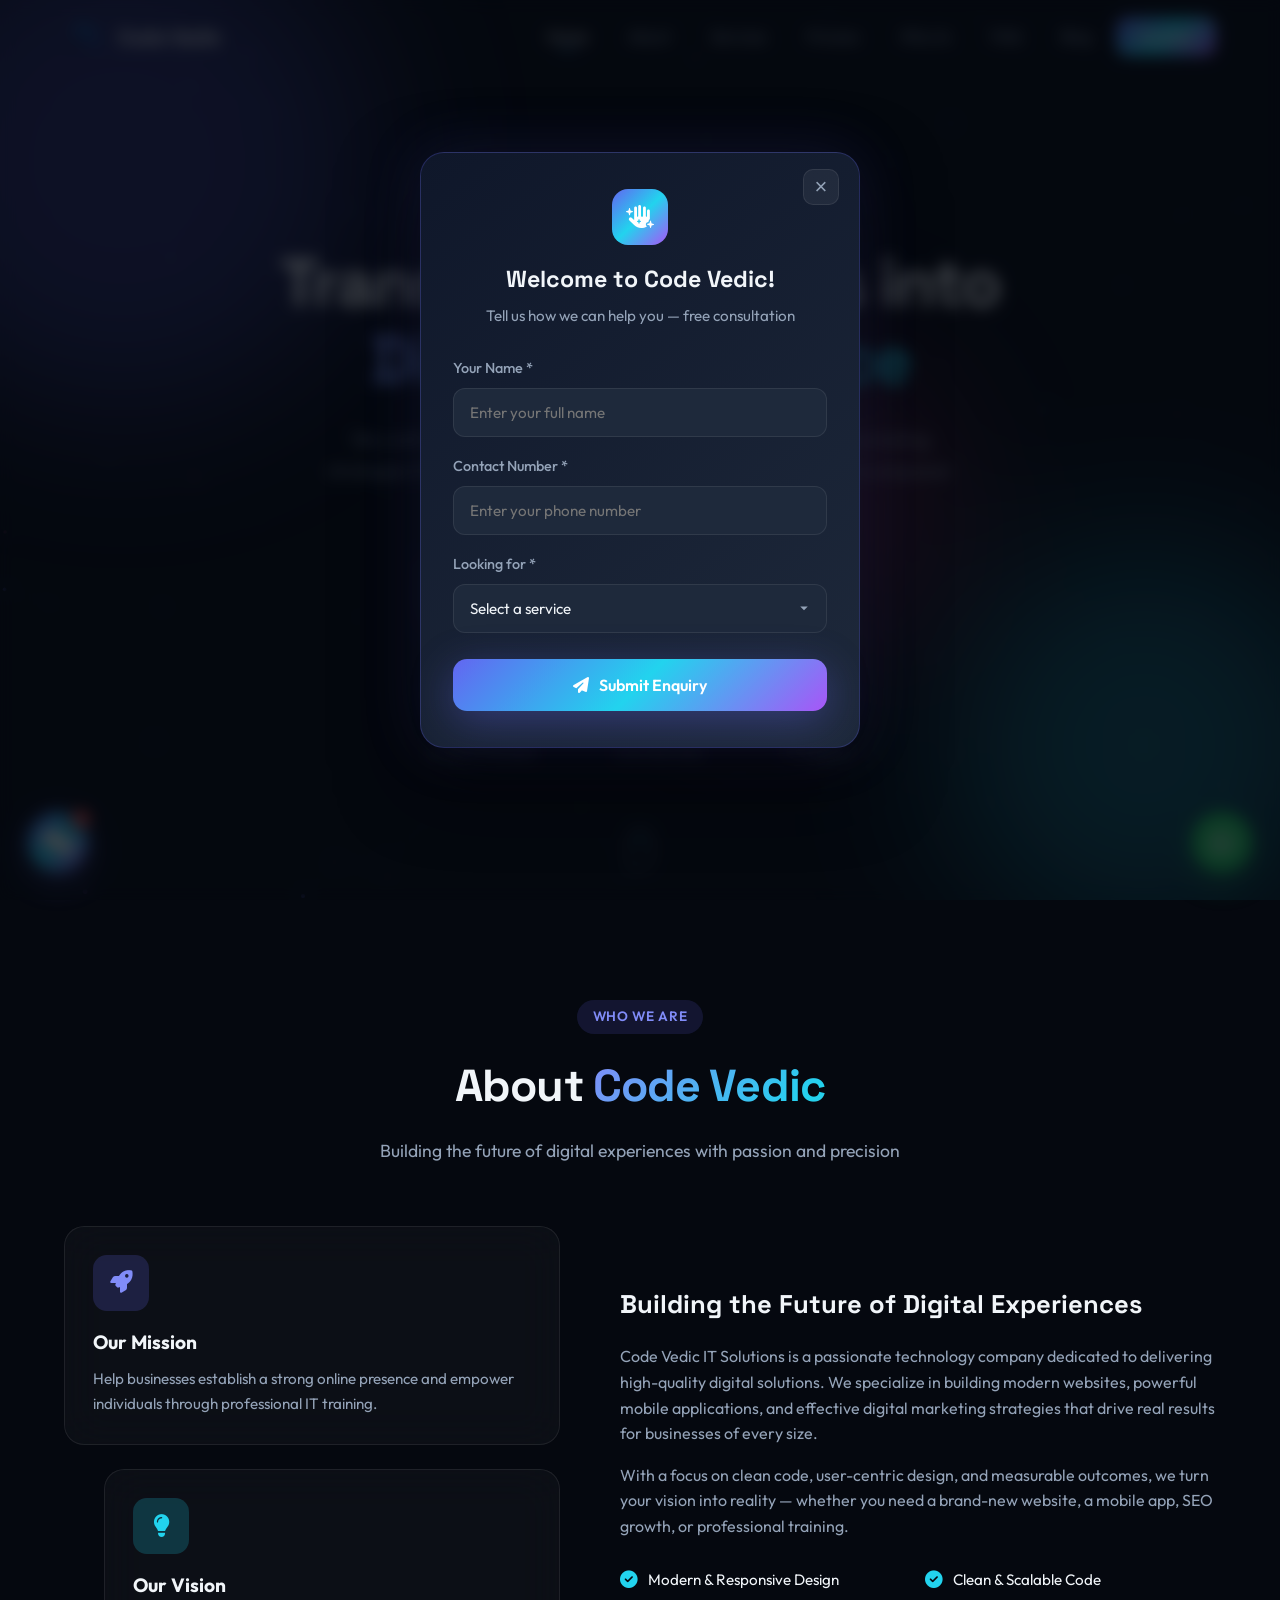
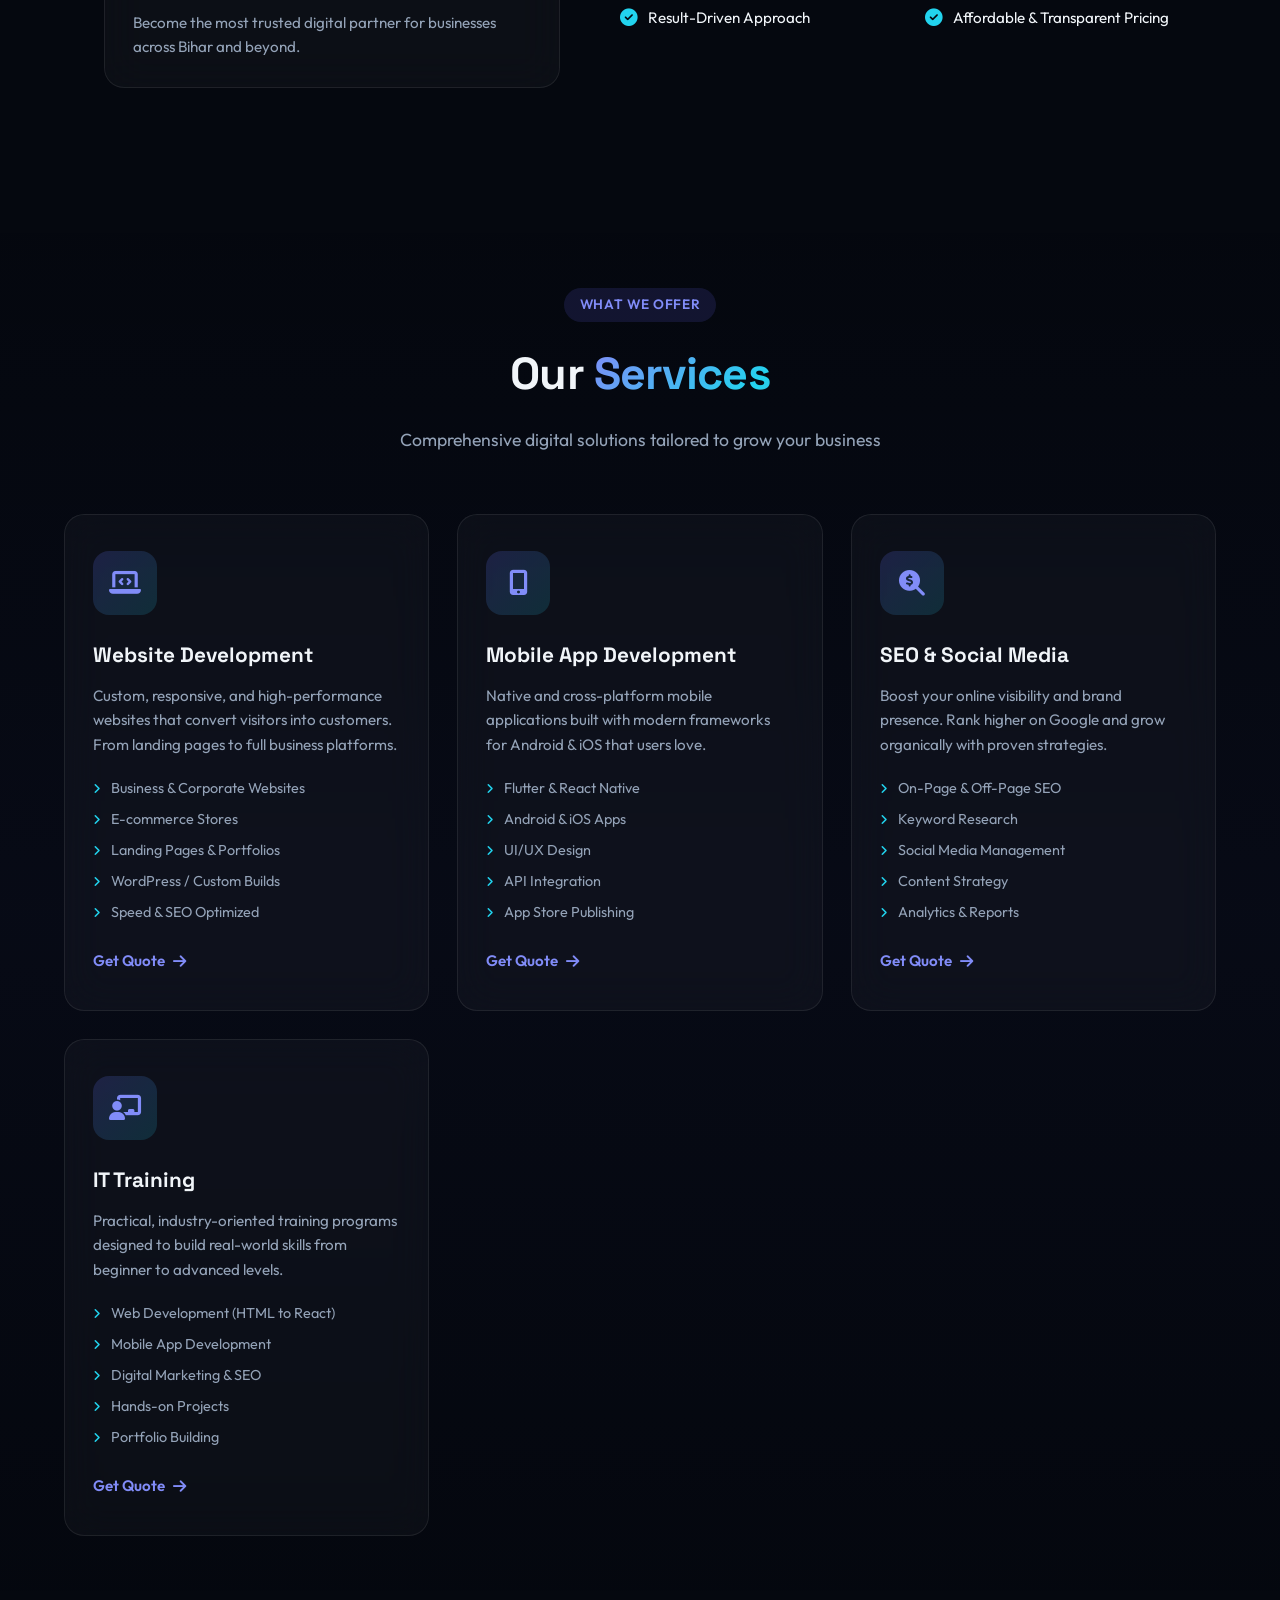
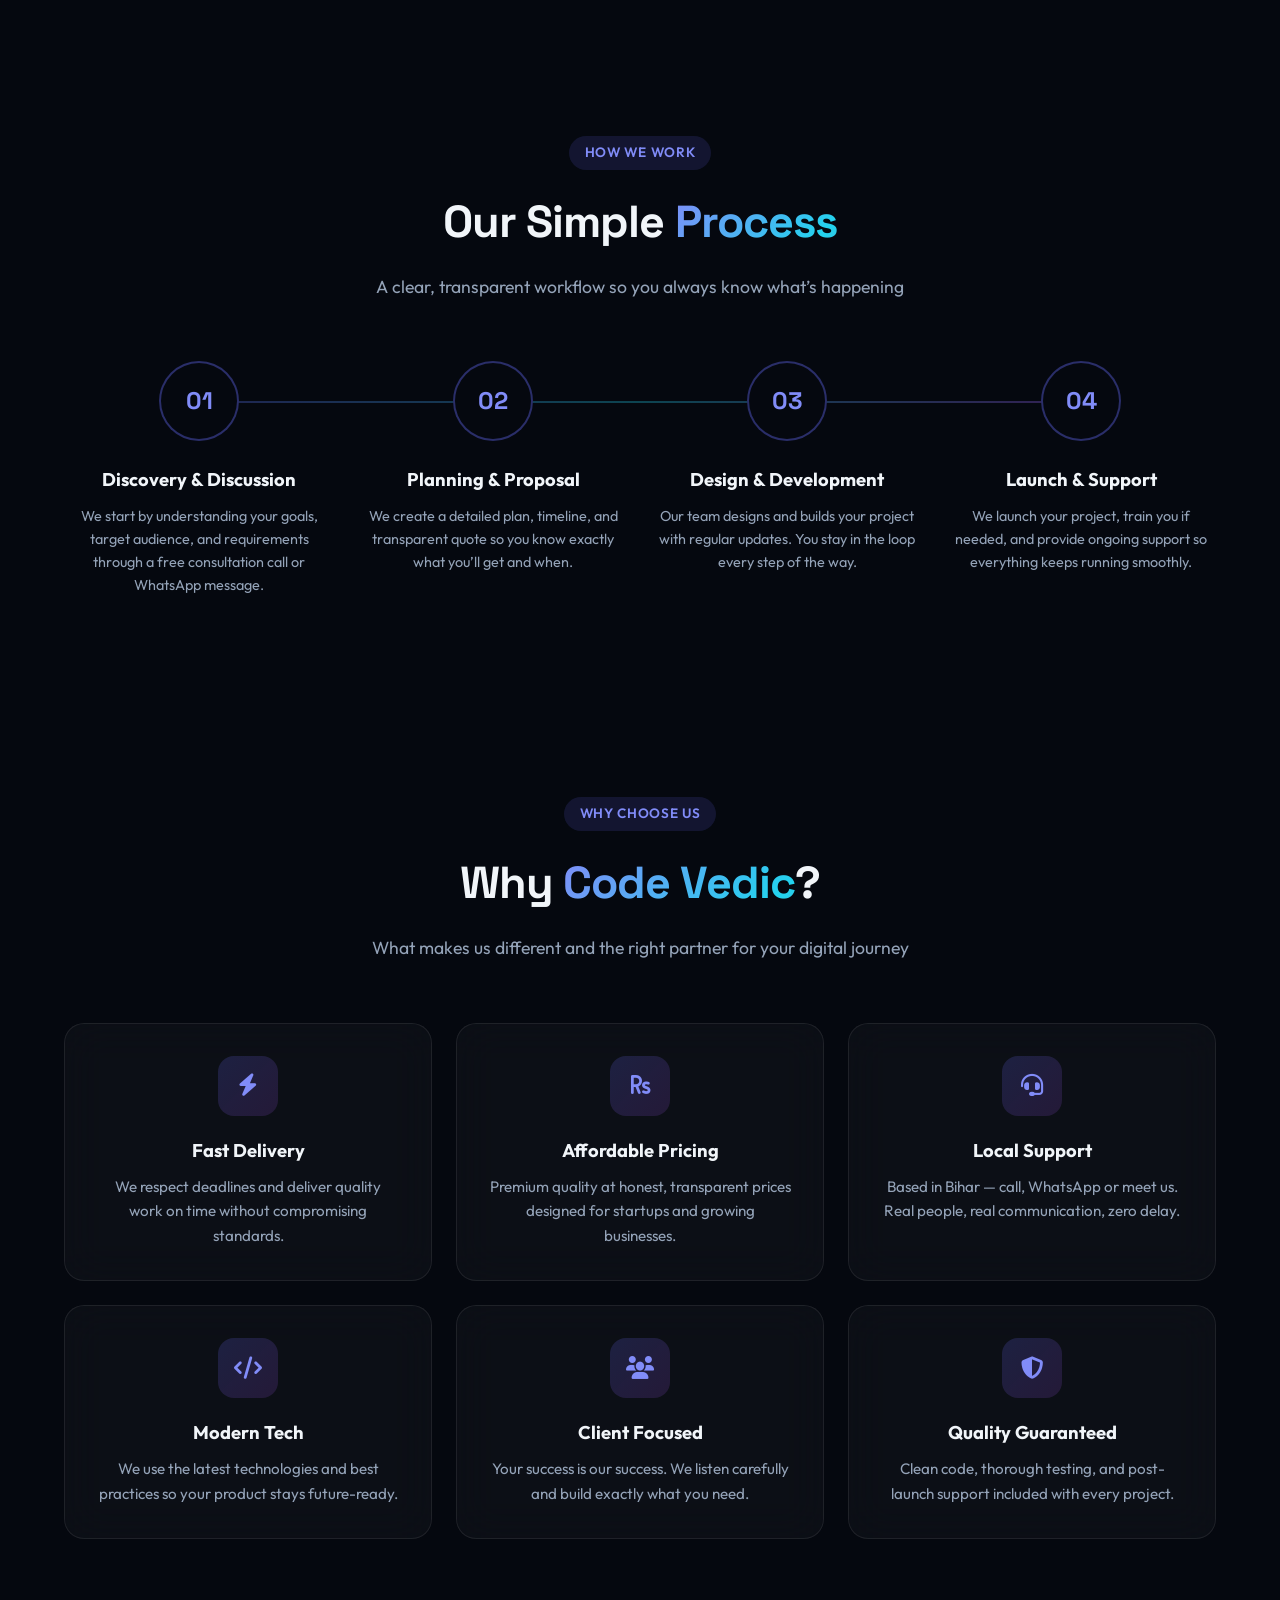
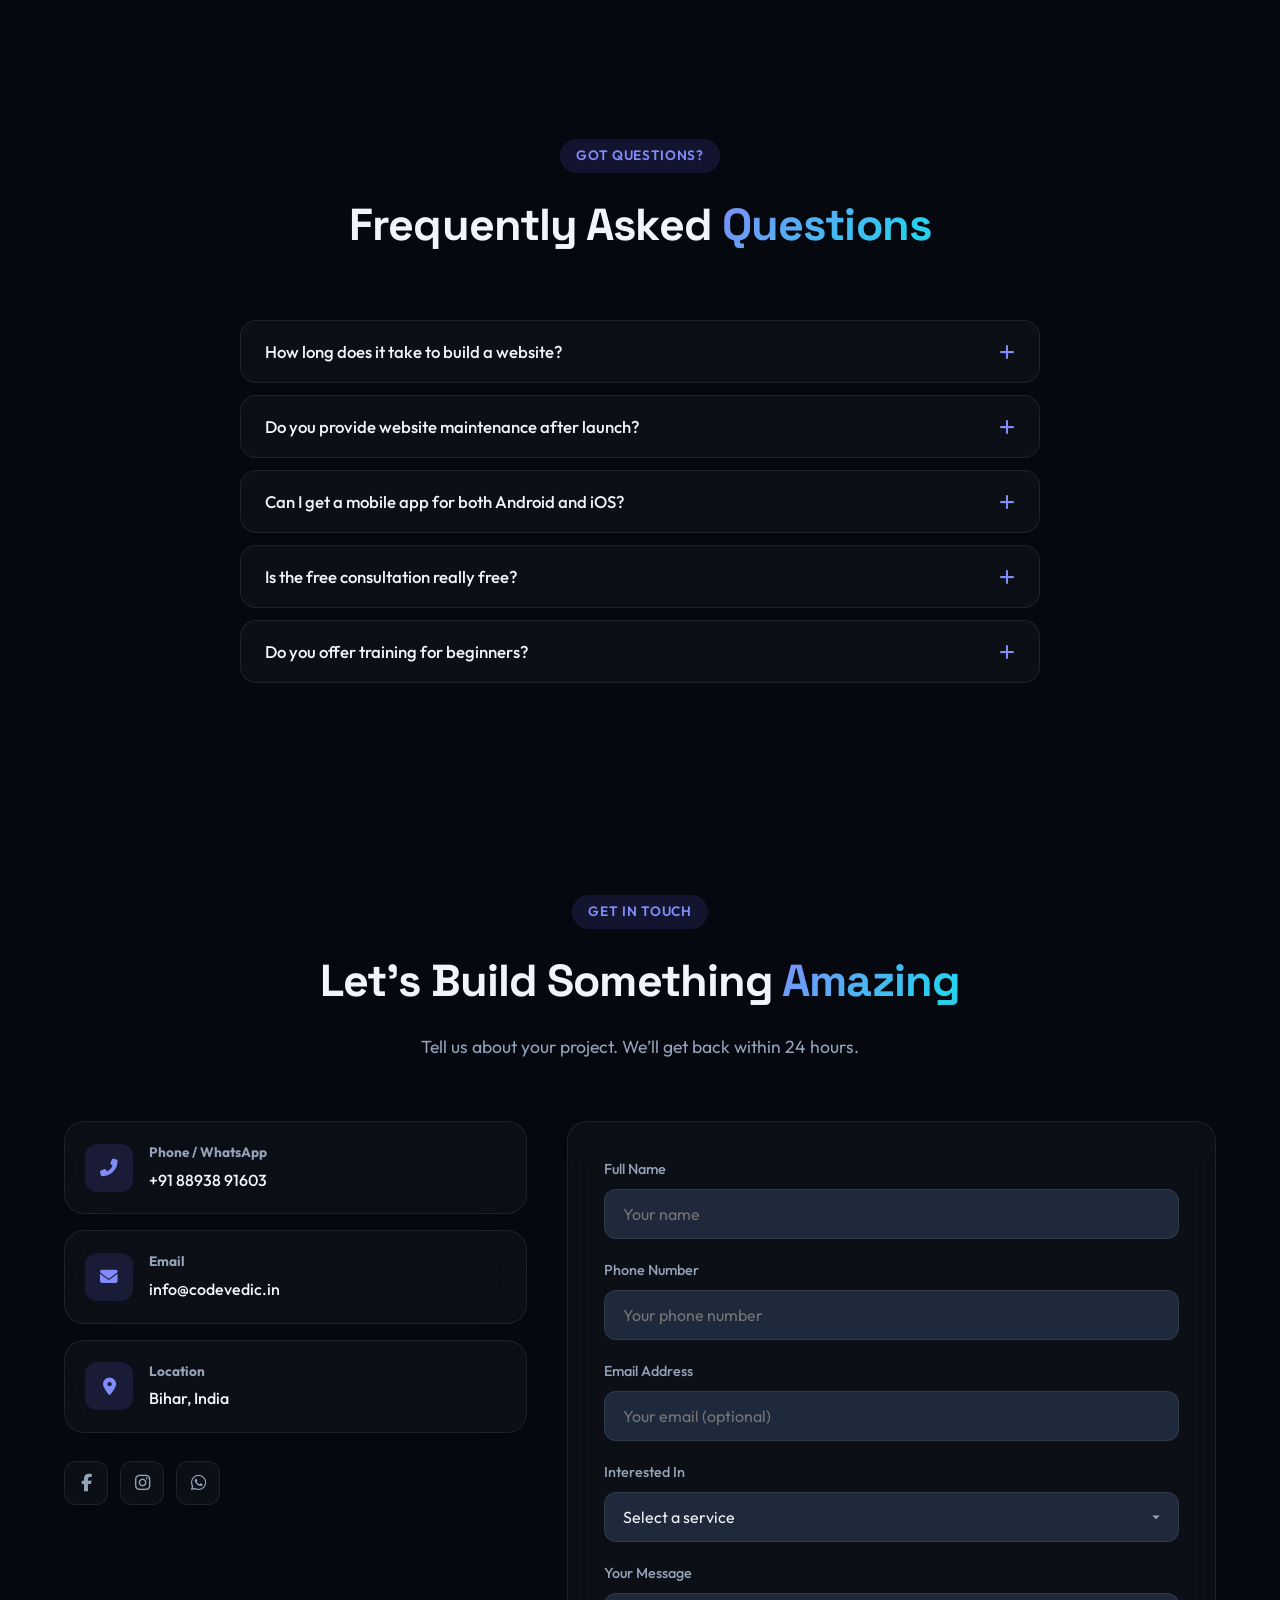
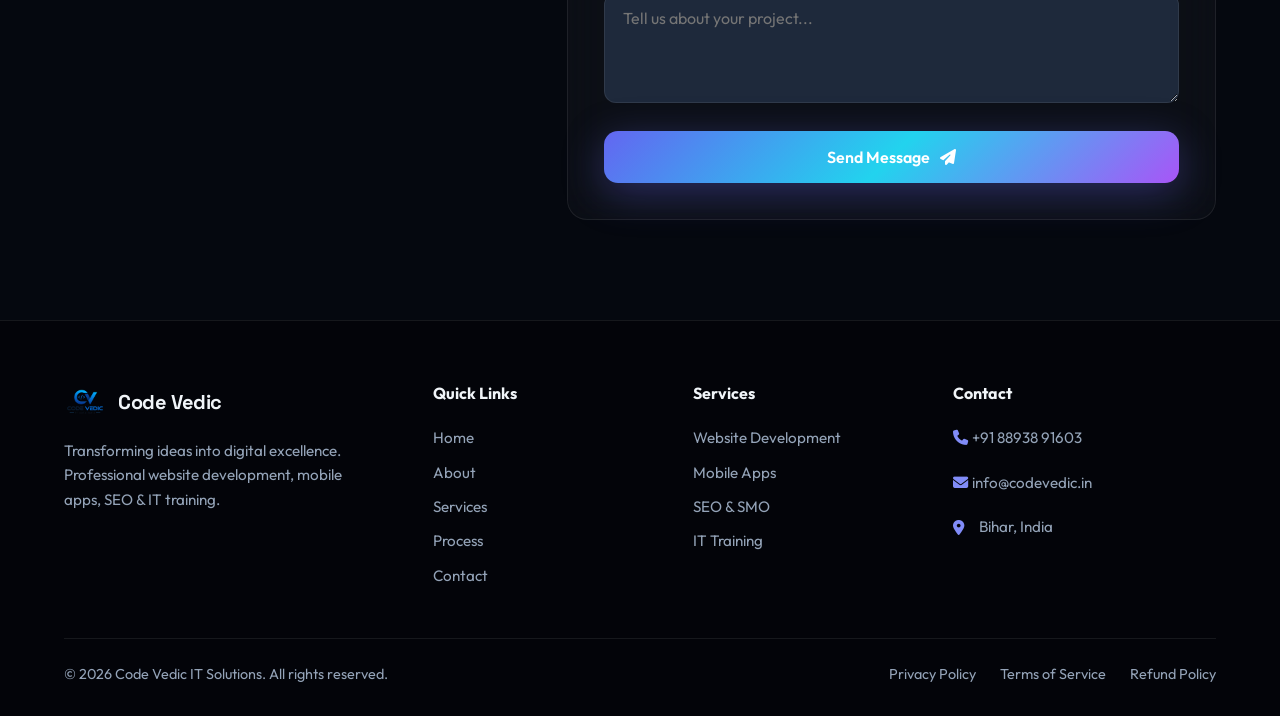
<file: index.html>
<!DOCTYPE html>
<html lang="en">
<head>
    <meta charset="UTF-8">
    <meta name="viewport" content="width=device-width, initial-scale=1.0">
    <meta name="description" content="Code Vedic IT Solutions – Premium Website Development, Mobile Apps, SEO, SMO & IT Training in Bihar, India. Modern digital solutions that grow your business.">
    <meta name="keywords" content="website development, mobile app development, SEO services, SMO, IT training, web design Bihar, Code Vedic, digital marketing, Flutter, React, WordPress">
    <meta name="author" content="Code Vedic IT Solutions">
    <meta name="robots" content="index, follow">
    <link rel="canonical" href="https://www.codevedic.in/">
    <meta property="og:type" content="website">
    <meta property="og:url" content="https://www.codevedic.in/">
    <meta property="og:title" content="Code Vedic IT Solutions | Website & App Development | SEO & Training">
    <meta property="og:description" content="Expert website development, mobile apps, SEO, SMO & professional IT training. Transform your ideas into digital excellence.">
    <meta property="og:image" content="https://www.codevedic.in/images/logo.png">
    <meta property="og:site_name" content="Code Vedic IT Solutions">
    <title>Code Vedic IT Solutions | Premium Website & App Development</title>
    <link rel="icon" type="image/png" href="images/logo.png">
    <link rel="apple-touch-icon" href="images/logo.png">
    <link rel="preconnect" href="https://fonts.googleapis.com">
    <link rel="preconnect" href="https://fonts.gstatic.com" crossorigin>
    <link href="https://fonts.googleapis.com/css2?family=Outfit:wght@300;400;500;600;700;800;900&family=Space+Grotesk:wght@400;500;600;700&display=swap" rel="stylesheet">
    <link rel="stylesheet" href="https://cdnjs.cloudflare.com/ajax/libs/font-awesome/6.5.1/css/all.min.css">
    <link rel="stylesheet" href="styles.css">
</head>
<body>
    <!-- Animated Background Canvas -->
    <canvas id="particle-canvas"></canvas>

    <!-- Cursor Glow -->
    <div class="cursor-glow" id="cursorGlow"></div>

    <!-- Navigation -->
    <nav class="navbar" id="navbar">
        <div class="container nav-container">
            <a href="#home" class="logo">
                <img src="images/logo.png" alt="Code Vedic IT Solutions" class="logo-img">
                <span class="logo-text">Code Vedic</span>
            </a>
            <ul class="nav-links" id="navLinks">
                <li><a href="#home" class="nav-link active">Home</a></li>
                <li><a href="#about" class="nav-link">About</a></li>
                <li><a href="#services" class="nav-link">Services</a></li>
                <li><a href="#process" class="nav-link">Process</a></li>
                <li><a href="#why-us" class="nav-link">Why Us</a></li>
                <li><a href="#faq" class="nav-link">FAQ</a></li>
                <li><a href="blog.html" class="nav-link">Blog</a></li>
                <li><a href="#contact" class="nav-link btn-nav">Contact</a></li>
            </ul>
            <button class="hamburger" id="hamburger" aria-label="Menu">
                <span></span><span></span><span></span>
            </button>
        </div>
    </nav>

    <!-- Hero Section -->
    <section id="home" class="hero">
        <div class="hero-orbs">
            <div class="orb orb-1"></div>
            <div class="orb orb-2"></div>
            <div class="orb orb-3"></div>
        </div>
        <div class="container hero-content">
            <div class="hero-badge animate-in" data-delay="0">
                <span class="pulse-dot"></span>
                Welcome to Code Vedic IT Solutions
            </div>
            <h1 class="hero-title animate-in" data-delay="100">
                Transforming Ideas into<br>
                <span class="gradient-text">Digital Excellence</span>
            </h1>
            <p class="hero-subtitle animate-in" data-delay="200">
                We craft powerful websites, mobile applications, and digital marketing strategies that help businesses grow. Expert IT training included to empower the next generation of tech talent.
            </p>
            <div class="hero-btns animate-in" data-delay="300">
                <a href="#contact" class="btn btn-primary">
                    <span>Get Started Free</span>
                    <i class="fas fa-arrow-right"></i>
                </a>
                <a href="#services" class="btn btn-outline">
                    <span>Explore Services</span>
                </a>
            </div>
            <div class="hero-stats animate-in" data-delay="400">
                <div class="stat-item">
                    <div class="stat-number" data-count="100">0</div>
                    <div class="stat-label">% Client Focused</div>
                </div>
                <div class="stat-divider"></div>
                <div class="stat-item">
                    <div class="stat-number" data-count="4">0</div>
                    <div class="stat-label">Core Services</div>
                </div>
                <div class="stat-divider"></div>
                <div class="stat-item">
                    <div class="stat-number" data-count="24">0</div>
                    <div class="stat-label">/7 Support</div>
                </div>
            </div>
        </div>
        <div class="scroll-indicator">
            <a href="#about"><div class="mouse"><div class="wheel"></div></div></a>
        </div>
    </section>

    <!-- About Section -->
    <section id="about" class="about section">
        <div class="container">
            <div class="section-header">
                <span class="section-tag">Who We Are</span>
                <h2 class="section-title">About <span class="gradient-text">Code Vedic</span></h2>
                <p class="section-desc">Building the future of digital experiences with passion and precision</p>
            </div>
            <div class="about-grid">
                <div class="about-visual" data-aos="fade-right">
                    <div class="about-card glass">
                        <div class="about-icon-wrap">
                            <i class="fas fa-rocket"></i>
                        </div>
                        <h3>Our Mission</h3>
                        <p>Help businesses establish a strong online presence and empower individuals through professional IT training.</p>
                    </div>
                    <div class="about-card glass floating">
                        <div class="about-icon-wrap cyan">
                            <i class="fas fa-lightbulb"></i>
                        </div>
                        <h3>Our Vision</h3>
                        <p>Become the most trusted digital partner for businesses across Bihar and beyond.</p>
                    </div>
                </div>
                <div class="about-text" data-aos="fade-left">
                    <h3>Building the Future of Digital Experiences</h3>
                    <p>Code Vedic IT Solutions is a passionate technology company dedicated to delivering high-quality digital solutions. We specialize in building modern websites, powerful mobile applications, and effective digital marketing strategies that drive real results for businesses of every size.</p>
                    <p>With a focus on clean code, user-centric design, and measurable outcomes, we turn your vision into reality — whether you need a brand-new website, a mobile app, SEO growth, or professional training.</p>
                    <div class="about-features">
                        <div class="feature-item">
                            <i class="fas fa-check-circle"></i>
                            <span>Modern & Responsive Design</span>
                        </div>
                        <div class="feature-item">
                            <i class="fas fa-check-circle"></i>
                            <span>Clean & Scalable Code</span>
                        </div>
                        <div class="feature-item">
                            <i class="fas fa-check-circle"></i>
                            <span>Result-Driven Approach</span>
                        </div>
                        <div class="feature-item">
                            <i class="fas fa-check-circle"></i>
                            <span>Affordable & Transparent Pricing</span>
                        </div>
                    </div>
                </div>
            </div>
        </div>
    </section>

    <!-- Services Section -->
    <section id="services" class="services section">
        <div class="container">
            <div class="section-header">
                <span class="section-tag">What We Offer</span>
                <h2 class="section-title">Our <span class="gradient-text">Services</span></h2>
                <p class="section-desc">Comprehensive digital solutions tailored to grow your business</p>
            </div>
            <div class="services-grid">
                <div class="service-card" data-aos="zoom-in" data-delay="0">
                    <div class="service-icon">
                        <i class="fas fa-laptop-code"></i>
                    </div>
                    <h3>Website Development</h3>
                    <p>Custom, responsive, and high-performance websites that convert visitors into customers. From landing pages to full business platforms.</p>
                    <ul class="service-list">
                        <li><i class="fas fa-angle-right"></i> Business & Corporate Websites</li>
                        <li><i class="fas fa-angle-right"></i> E-commerce Stores</li>
                        <li><i class="fas fa-angle-right"></i> Landing Pages & Portfolios</li>
                        <li><i class="fas fa-angle-right"></i> WordPress / Custom Builds</li>
                        <li><i class="fas fa-angle-right"></i> Speed & SEO Optimized</li>
                    </ul>
                    <a href="#contact" class="service-link">Get Quote <i class="fas fa-arrow-right"></i></a>
                </div>
                <div class="service-card" data-aos="zoom-in" data-delay="100">
                    <div class="service-icon">
                        <i class="fas fa-mobile-alt"></i>
                    </div>
                    <h3>Mobile App Development</h3>
                    <p>Native and cross-platform mobile applications built with modern frameworks for Android & iOS that users love.</p>
                    <ul class="service-list">
                        <li><i class="fas fa-angle-right"></i> Flutter & React Native</li>
                        <li><i class="fas fa-angle-right"></i> Android & iOS Apps</li>
                        <li><i class="fas fa-angle-right"></i> UI/UX Design</li>
                        <li><i class="fas fa-angle-right"></i> API Integration</li>
                        <li><i class="fas fa-angle-right"></i> App Store Publishing</li>
                    </ul>
                    <a href="#contact" class="service-link">Get Quote <i class="fas fa-arrow-right"></i></a>
                </div>
                <div class="service-card" data-aos="zoom-in" data-delay="200">
                    <div class="service-icon">
                        <i class="fas fa-search-dollar"></i>
                    </div>
                    <h3>SEO & Social Media</h3>
                    <p>Boost your online visibility and brand presence. Rank higher on Google and grow organically with proven strategies.</p>
                    <ul class="service-list">
                        <li><i class="fas fa-angle-right"></i> On-Page & Off-Page SEO</li>
                        <li><i class="fas fa-angle-right"></i> Keyword Research</li>
                        <li><i class="fas fa-angle-right"></i> Social Media Management</li>
                        <li><i class="fas fa-angle-right"></i> Content Strategy</li>
                        <li><i class="fas fa-angle-right"></i> Analytics & Reports</li>
                    </ul>
                    <a href="#contact" class="service-link">Get Quote <i class="fas fa-arrow-right"></i></a>
                </div>
                <div class="service-card" data-aos="zoom-in" data-delay="300">
                    <div class="service-icon">
                        <i class="fas fa-chalkboard-teacher"></i>
                    </div>
                    <h3>IT Training</h3>
                    <p>Practical, industry-oriented training programs designed to build real-world skills from beginner to advanced levels.</p>
                    <ul class="service-list">
                        <li><i class="fas fa-angle-right"></i> Web Development (HTML to React)</li>
                        <li><i class="fas fa-angle-right"></i> Mobile App Development</li>
                        <li><i class="fas fa-angle-right"></i> Digital Marketing & SEO</li>
                        <li><i class="fas fa-angle-right"></i> Hands-on Projects</li>
                        <li><i class="fas fa-angle-right"></i> Portfolio Building</li>
                    </ul>
                    <a href="#contact" class="service-link">Get Quote <i class="fas fa-arrow-right"></i></a>
                </div>
            </div>
        </div>
    </section>

    <!-- Process Section -->
    <section id="process" class="process section">
        <div class="container">
            <div class="section-header">
                <span class="section-tag">How We Work</span>
                <h2 class="section-title">Our Simple <span class="gradient-text">Process</span></h2>
                <p class="section-desc">A clear, transparent workflow so you always know what’s happening</p>
            </div>
            <div class="process-timeline">
                <div class="process-step" data-aos="fade-up" data-delay="0">
                    <div class="step-number">01</div>
                    <div class="step-content">
                        <h3>Discovery & Discussion</h3>
                        <p>We start by understanding your goals, target audience, and requirements through a free consultation call or WhatsApp message.</p>
                    </div>
                </div>
                <div class="process-step" data-aos="fade-up" data-delay="100">
                    <div class="step-number">02</div>
                    <div class="step-content">
                        <h3>Planning & Proposal</h3>
                        <p>We create a detailed plan, timeline, and transparent quote so you know exactly what you’ll get and when.</p>
                    </div>
                </div>
                <div class="process-step" data-aos="fade-up" data-delay="200">
                    <div class="step-number">03</div>
                    <div class="step-content">
                        <h3>Design & Development</h3>
                        <p>Our team designs and builds your project with regular updates. You stay in the loop every step of the way.</p>
                    </div>
                </div>
                <div class="process-step" data-aos="fade-up" data-delay="300">
                    <div class="step-number">04</div>
                    <div class="step-content">
                        <h3>Launch & Support</h3>
                        <p>We launch your project, train you if needed, and provide ongoing support so everything keeps running smoothly.</p>
                    </div>
                </div>
            </div>
        </div>
    </section>

    <!-- Why Us Section -->
    <section id="why-us" class="why-us section">
        <div class="container">
            <div class="section-header">
                <span class="section-tag">Why Choose Us</span>
                <h2 class="section-title">Why <span class="gradient-text">Code Vedic</span>?</h2>
                <p class="section-desc">What makes us different and the right partner for your digital journey</p>
            </div>
            <div class="why-grid">
                <div class="why-card" data-aos="flip-left" data-delay="0">
                    <div class="why-icon"><i class="fas fa-bolt"></i></div>
                    <h3>Fast Delivery</h3>
                    <p>We respect deadlines and deliver quality work on time without compromising standards.</p>
                </div>
                <div class="why-card" data-aos="flip-left" data-delay="100">
                    <div class="why-icon"><i class="fas fa-rupee-sign"></i></div>
                    <h3>Affordable Pricing</h3>
                    <p>Premium quality at honest, transparent prices designed for startups and growing businesses.</p>
                </div>
                <div class="why-card" data-aos="flip-left" data-delay="200">
                    <div class="why-icon"><i class="fas fa-headset"></i></div>
                    <h3>Local Support</h3>
                    <p>Based in Bihar — call, WhatsApp or meet us. Real people, real communication, zero delay.</p>
                </div>
                <div class="why-card" data-aos="flip-left" data-delay="300">
                    <div class="why-icon"><i class="fas fa-code"></i></div>
                    <h3>Modern Tech</h3>
                    <p>We use the latest technologies and best practices so your product stays future-ready.</p>
                </div>
                <div class="why-card" data-aos="flip-left" data-delay="400">
                    <div class="why-icon"><i class="fas fa-users"></i></div>
                    <h3>Client Focused</h3>
                    <p>Your success is our success. We listen carefully and build exactly what you need.</p>
                </div>
                <div class="why-card" data-aos="flip-left" data-delay="500">
                    <div class="why-icon"><i class="fas fa-shield-alt"></i></div>
                    <h3>Quality Guaranteed</h3>
                    <p>Clean code, thorough testing, and post-launch support included with every project.</p>
                </div>
            </div>
        </div>
    </section>

    <!-- FAQ Section -->
    <section id="faq" class="faq section">
        <div class="container">
            <div class="section-header">
                <span class="section-tag">Got Questions?</span>
                <h2 class="section-title">Frequently Asked <span class="gradient-text">Questions</span></h2>
            </div>
            <div class="faq-list">
                <div class="faq-item" data-aos="fade-up">
                    <button class="faq-question">
                        <span>How long does it take to build a website?</span>
                        <i class="fas fa-plus"></i>
                    </button>
                    <div class="faq-answer">
                        <p>A simple business website usually takes 7–14 days. Complex or e-commerce sites may take 3–6 weeks depending on features and content readiness. We’ll give you a clear timeline after our free consultation.</p>
                    </div>
                </div>
                <div class="faq-item" data-aos="fade-up">
                    <button class="faq-question">
                        <span>Do you provide website maintenance after launch?</span>
                        <i class="fas fa-plus"></i>
                    </button>
                    <div class="faq-answer">
                        <p>Yes. We offer flexible maintenance packages that include updates, security, backups, and content changes so your site stays fast, secure and up-to-date.</p>
                    </div>
                </div>
                <div class="faq-item" data-aos="fade-up">
                    <button class="faq-question">
                        <span>Can I get a mobile app for both Android and iOS?</span>
                        <i class="fas fa-plus"></i>
                    </button>
                    <div class="faq-answer">
                        <p>Absolutely. We build cross-platform apps using Flutter or React Native so you get both Android and iOS apps from a single codebase — saving time and cost.</p>
                    </div>
                </div>
                <div class="faq-item" data-aos="fade-up">
                    <button class="faq-question">
                        <span>Is the free consultation really free?</span>
                        <i class="fas fa-plus"></i>
                    </button>
                    <div class="faq-answer">
                        <p>Yes, 100% free and no obligation. We discuss your goals, answer questions, and share honest recommendations. You decide if you want to proceed.</p>
                    </div>
                </div>
                <div class="faq-item" data-aos="fade-up">
                    <button class="faq-question">
                        <span>Do you offer training for beginners?</span>
                        <i class="fas fa-plus"></i>
                    </button>
                    <div class="faq-answer">
                        <p>Yes. Our IT training programs start from absolute beginner level and go up to advanced. We focus on practical projects so you build a real portfolio.</p>
                    </div>
                </div>
            </div>
        </div>
    </section>

    <!-- Contact Section -->
    <section id="contact" class="contact section">
        <div class="container">
            <div class="section-header">
                <span class="section-tag">Get In Touch</span>
                <h2 class="section-title">Let’s Build Something <span class="gradient-text">Amazing</span></h2>
                <p class="section-desc">Tell us about your project. We’ll get back within 24 hours.</p>
            </div>
            <div class="contact-wrapper">
                <div class="contact-info" data-aos="fade-right">
                    <div class="info-card glass">
                        <div class="info-icon"><i class="fas fa-phone-alt"></i></div>
                        <div>
                            <h4>Phone / WhatsApp</h4>
                            <a href="tel:+918893891603">+91 88938 91603</a>
                        </div>
                    </div>
                    <div class="info-card glass">
                        <div class="info-icon"><i class="fas fa-envelope"></i></div>
                        <div>
                            <h4>Email</h4>
                            <a href="mailto:info@codevedic.in">info@codevedic.in</a>
                        </div>
                    </div>
                    <div class="info-card glass">
                        <div class="info-icon"><i class="fas fa-map-marker-alt"></i></div>
                        <div>
                            <h4>Location</h4>
                            <span>Bihar, India</span>
                        </div>
                    </div>
                    <div class="social-links">
                        <a href="https://www.facebook.com/codevedicIT/" target="_blank" rel="noopener" aria-label="Facebook"><i class="fab fa-facebook-f"></i></a>
                        <a href="https://www.instagram.com/codevedicit/" target="_blank" rel="noopener" aria-label="Instagram"><i class="fab fa-instagram"></i></a>
                        <a href="https://wa.me/918893891603" target="_blank" rel="noopener" aria-label="WhatsApp"><i class="fab fa-whatsapp"></i></a>
                    </div>
                </div>
                <form class="contact-form glass" id="contactForm" data-aos="fade-left">
                    <div class="form-group">
                        <label for="name">Full Name</label>
                        <input type="text" id="name" name="name" required placeholder="Your name">
                    </div>
                    <div class="form-group">
                        <label for="phone">Phone Number</label>
                        <input type="tel" id="phone" name="phone" required placeholder="Your phone number">
                    </div>
                    <div class="form-group">
                        <label for="email">Email Address</label>
                        <input type="email" id="email" name="email" placeholder="Your email (optional)">
                    </div>
                    <div class="form-group">
                        <label for="service">Interested In</label>
                        <select id="service" name="service">
                            <option value="">Select a service</option>
                            <option value="website">Website Development</option>
                            <option value="app">Mobile App Development</option>
                            <option value="seo">SEO & SMO</option>
                            <option value="training">IT Training</option>
                            <option value="other">Other</option>
                        </select>
                    </div>
                    <div class="form-group">
                        <label for="message">Your Message</label>
                        <textarea id="message" name="message" rows="4" placeholder="Tell us about your project..."></textarea>
                    </div>
                    <button type="submit" class="btn btn-primary btn-full">
                        <span>Send Message</span>
                        <i class="fas fa-paper-plane"></i>
                    </button>
                </form>
            </div>
        </div>
    </section>

    <!-- Footer -->
    <footer class="footer">
        <div class="container">
            <div class="footer-grid">
                <div class="footer-brand">
                    <a href="#home" class="logo">
                        <img src="images/logo.png" alt="Code Vedic" class="logo-img">
                        <span class="logo-text">Code Vedic</span>
                    </a>
                    <p>Transforming ideas into digital excellence. Professional website development, mobile apps, SEO & IT training.</p>
                </div>
                <div class="footer-links">
                    <h4>Quick Links</h4>
                    <ul>
                        <li><a href="#home">Home</a></li>
                        <li><a href="#about">About</a></li>
                        <li><a href="#services">Services</a></li>
                        <li><a href="#process">Process</a></li>
                        <li><a href="#contact">Contact</a></li>
                    </ul>
                </div>
                <div class="footer-links">
                    <h4>Services</h4>
                    <ul>
                        <li><a href="#services">Website Development</a></li>
                        <li><a href="#services">Mobile Apps</a></li>
                        <li><a href="#services">SEO & SMO</a></li>
                        <li><a href="#services">IT Training</a></li>
                    </ul>
                </div>
                <div class="footer-contact">
                    <h4>Contact</h4>
                    <ul>
                        <li><a href="tel:+918893891603"><i class="fas fa-phone"></i> +91 88938 91603</a></li>
                        <li><a href="mailto:info@codevedic.in"><i class="fas fa-envelope"></i> info@codevedic.in</a></li>
                        <li><i class="fas fa-map-marker-alt"></i> Bihar, India</li>
                    </ul>
                </div>
            </div>
            <div class="footer-bottom">
                <p>© 2026 Code Vedic IT Solutions. All rights reserved.</p>
                <div class="footer-legal">
                    <a href="privacy.html">Privacy Policy</a>
                    <a href="terms.html">Terms of Service</a>
                    <a href="refund.html">Refund Policy</a>
                </div>
            </div>
        </div>
    </footer>

    <!-- WhatsApp Floating Button -->
    <a href="https://wa.me/918893891603" class="whatsapp-float" target="_blank" rel="noopener noreferrer" aria-label="Chat on WhatsApp">
        <i class="fab fa-whatsapp"></i>
        <span class="whatsapp-tooltip">Chat with us</span>
    </a>

    <!-- Back to Top -->
    <button class="back-to-top" id="backToTop" aria-label="Back to top">
        <i class="fas fa-chevron-up"></i>
    </button>


    <!-- First Visit Enquiry Popup -->
    <div class="enquiry-overlay" id="enquiryOverlay">
        <div class="enquiry-modal">
            <button class="enquiry-close" id="enquiryClose" aria-label="Close">&times;</button>
            <div class="enquiry-header">
                <div class="enquiry-icon"><i class="fas fa-hand-sparkles"></i></div>
                <h3>Welcome to Code Vedic!</h3>
                <p>Tell us how we can help you — free consultation</p>
            </div>
            <form action="https://formsubmit.co/codevedicbhr@gmail.com" method="POST" id="enquiryForm">
                <input type="hidden" name="_subject" value="New Website Enquiry - Code Vedic">
                <input type="hidden" name="_captcha" value="false">
                <input type="hidden" name="_template" value="table">
                <input type="hidden" name="_next" value="https://www.codevedic.in/?thanks=1">

                <div class="enquiry-group">
                    <label for="enqName">Your Name *</label>
                    <input type="text" id="enqName" name="Name" placeholder="Enter your full name" required>
                </div>
                <div class="enquiry-group">
                    <label for="enqPhone">Contact Number *</label>
                    <input type="tel" id="enqPhone" name="Contact Number" placeholder="Enter your phone number" required>
                </div>
                <div class="enquiry-group">
                    <label for="enqService">Looking for *</label>
                    <select id="enqService" name="Looking For" required>
                        <option value="">Select a service</option>
                        <option value="Website Development">Website Development</option>
                        <option value="Mobile App Development">Mobile App Development</option>
                        <option value="SEO & SMO">SEO & Social Media Optimization</option>
                        <option value="IT Training">IT Training</option>
                        <option value="Other">Other / General Enquiry</option>
                    </select>
                </div>
                <button type="submit" class="btn btn-primary enquiry-btn">
                    <i class="fas fa-paper-plane"></i> Submit Enquiry
                </button>
            </form>
        </div>
    </div>

    <!-- Chat Agent Widget -->
    <div class="chat-agent">
        <button class="chat-toggle" id="chatToggle" aria-label="Open chat">
            <i class="fas fa-comments"></i>
            <span class="chat-badge" id="chatBadge">1</span>
        </button>
        <div class="chat-window" id="chatWindow">
            <div class="chat-header">
                <div class="chat-header-info">
                    <div class="chat-avatar"><i class="fas fa-robot"></i></div>
                    <div>
                        <strong>Code Vedic Assistant</strong>
                        <span class="chat-status">● Online</span>
                    </div>
                </div>
                <button class="chat-close" id="chatClose">&times;</button>
            </div>
            <div class="chat-body" id="chatBody">
                <div class="chat-msg bot">
                    <p>Hi! 👋 Welcome to <strong>Code Vedic IT Solutions</strong>.</p>
                    <p>Please share a few details so we can help you better.</p>
                </div>
            </div>
            <form class="chat-form" id="chatForm" action="https://formsubmit.co/codevedicbhr@gmail.com" method="POST">
                <input type="hidden" name="_subject" value="New Chat Enquiry - Code Vedic">
                <input type="hidden" name="_captcha" value="false">
                <input type="hidden" name="_template" value="table">
                <input type="hidden" name="_next" value="https://www.codevedic.in/?chat=thanks">

                <div class="chat-form-step" id="step1">
                    <input type="text" name="Name" placeholder="Your Name *" required>
                    <button type="button" class="chat-next" data-next="step2">Next →</button>
                </div>
                <div class="chat-form-step" id="step2" style="display:none;">
                    <input type="tel" name="Contact Number" placeholder="Phone Number *" required>
                    <button type="button" class="chat-next" data-next="step3">Next →</button>
                </div>
                <div class="chat-form-step" id="step3" style="display:none;">
                    <select name="Looking For" required>
                        <option value="">Select Service *</option>
                        <option value="Website Development">Website Development</option>
                        <option value="Mobile App Development">Mobile App Development</option>
                        <option value="SEO & SMO">SEO & Social Media</option>
                        <option value="IT Training">IT Training</option>
                        <option value="Other">Other</option>
                    </select>
                    <button type="button" class="chat-next" data-next="step4">Next →</button>
                </div>
                <div class="chat-form-step" id="step4" style="display:none;">
                    <textarea name="Message" rows="3" placeholder="Tell us more about your requirement..." required></textarea>
                    <button type="submit" class="chat-submit">
                        <i class="fas fa-paper-plane"></i> Send Enquiry
                    </button>
                </div>
            </form>
        </div>
    </div>

    <script src="script.js"></script>
</body>
</html>
</file>
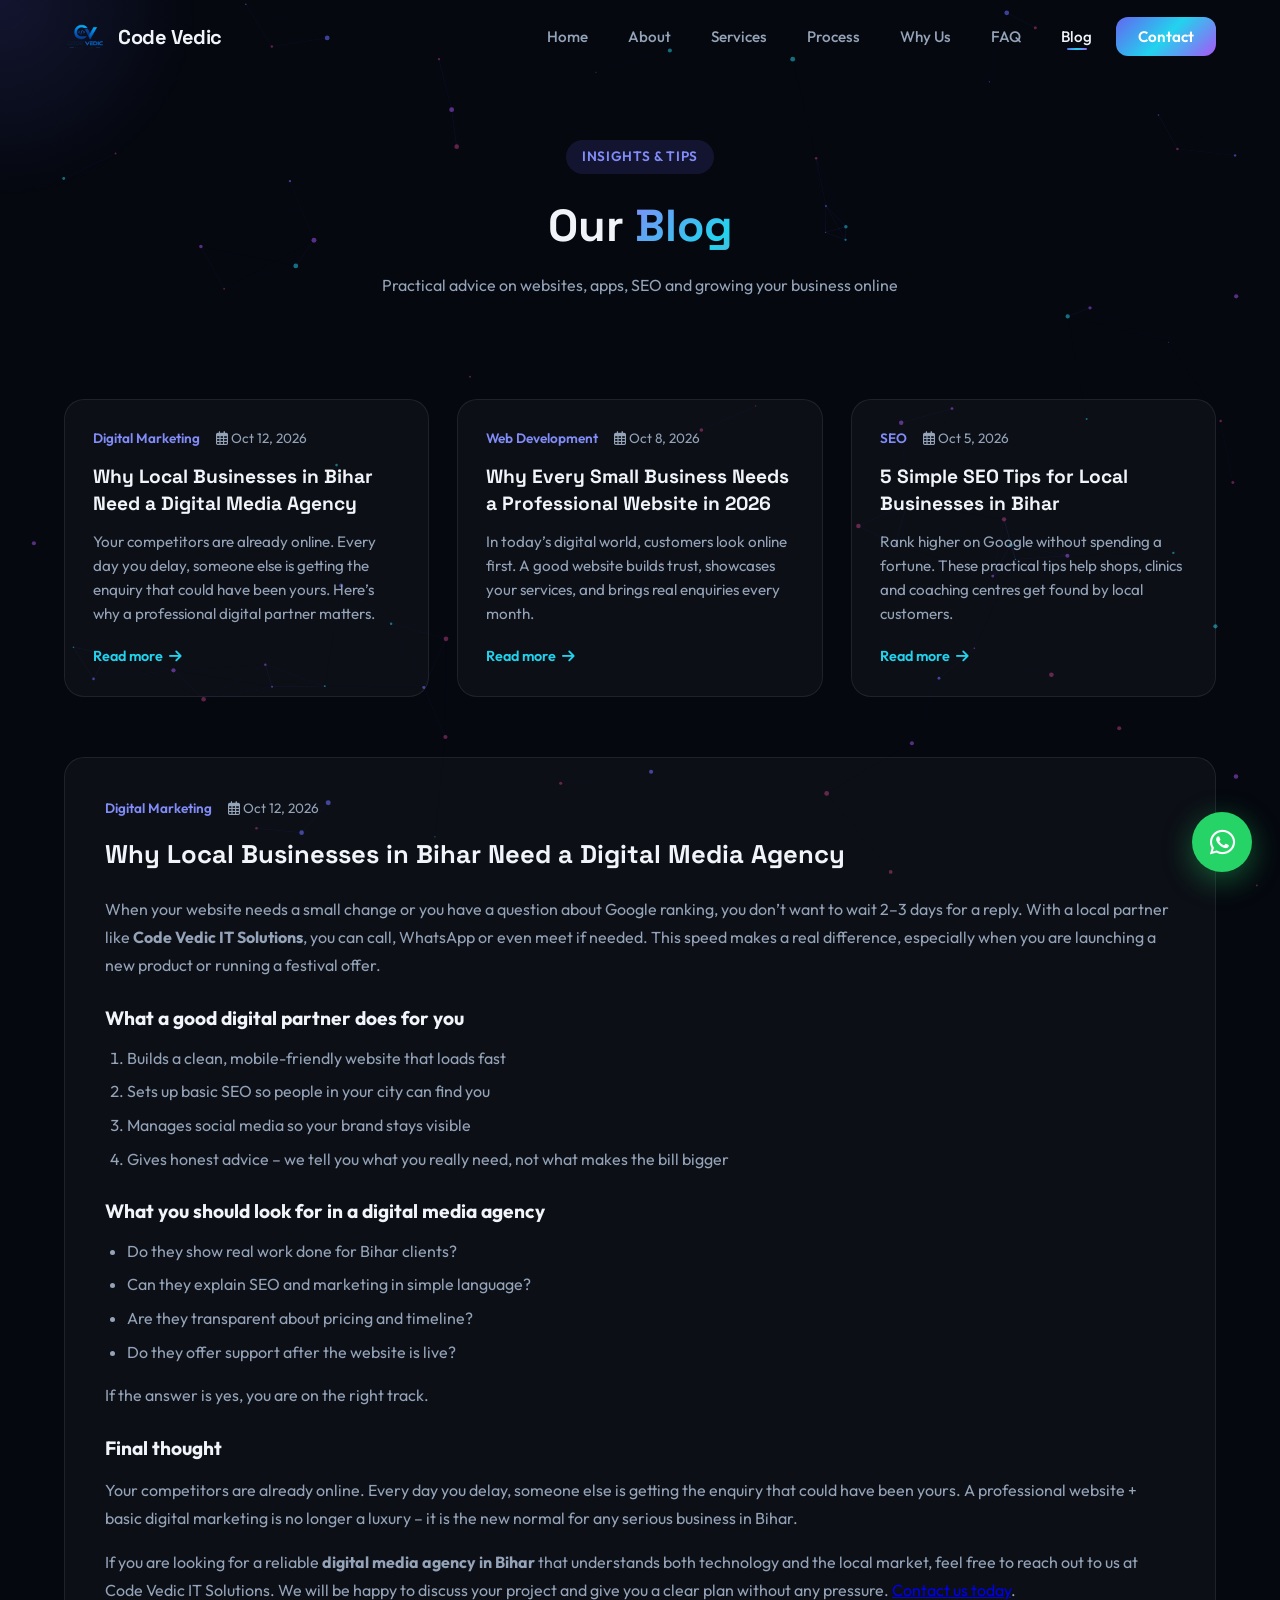
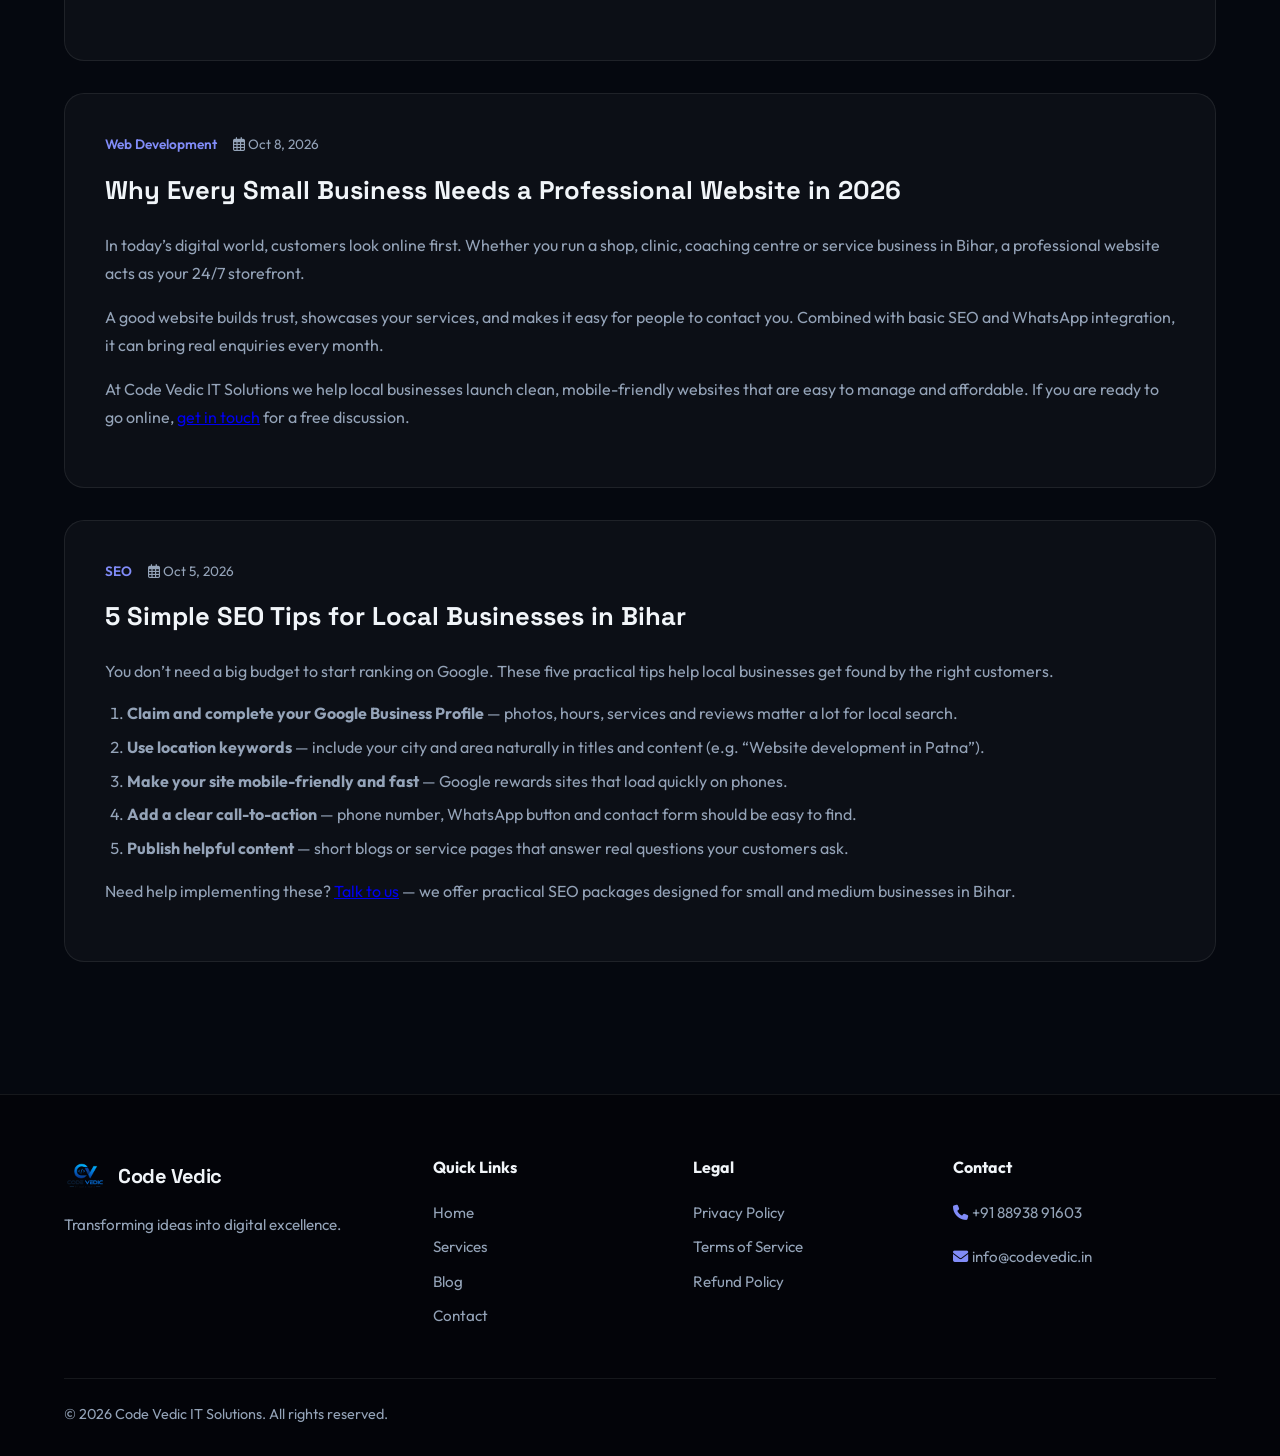
<file: blog.html>
<!DOCTYPE html>
<html lang="en">
<head>
    <meta charset="UTF-8">
    <meta name="viewport" content="width=device-width, initial-scale=1.0">
    <meta name="description" content="Blog of Code Vedic IT Solutions – Tips on website development, mobile apps, SEO, digital marketing and IT training.">
    <meta name="robots" content="index, follow">
    <link rel="canonical" href="https://www.codevedic.in/blog.html">
    <title>Blog | Code Vedic IT Solutions</title>
    <link rel="icon" type="image/png" href="images/logo.png">
    <link rel="preconnect" href="https://fonts.googleapis.com">
    <link rel="preconnect" href="https://fonts.gstatic.com" crossorigin>
    <link href="https://fonts.googleapis.com/css2?family=Outfit:wght@300;400;500;600;700;800;900&family=Space+Grotesk:wght@400;500;600;700&display=swap" rel="stylesheet">
    <link rel="stylesheet" href="https://cdnjs.cloudflare.com/ajax/libs/font-awesome/6.5.1/css/all.min.css">
    <link rel="stylesheet" href="styles.css">
</head>
<body>
    <canvas id="particle-canvas"></canvas>
    <div class="cursor-glow" id="cursorGlow"></div>

    <nav class="navbar scrolled" id="navbar">
        <div class="container nav-container">
            <a href="index.html" class="logo">
                <img src="images/logo.png" alt="Code Vedic IT Solutions" class="logo-img">
                <span class="logo-text">Code Vedic</span>
            </a>
            <ul class="nav-links" id="navLinks">
                <li><a href="index.html#home" class="nav-link">Home</a></li>
                <li><a href="index.html#about" class="nav-link">About</a></li>
                <li><a href="index.html#services" class="nav-link">Services</a></li>
                <li><a href="index.html#process" class="nav-link">Process</a></li>
                <li><a href="index.html#why-us" class="nav-link">Why Us</a></li>
                <li><a href="index.html#faq" class="nav-link">FAQ</a></li>
                <li><a href="blog.html" class="nav-link active">Blog</a></li>
                <li><a href="index.html#contact" class="nav-link btn-nav">Contact</a></li>
            </ul>
            <button class="hamburger" id="hamburger" aria-label="Menu"><span></span><span></span><span></span></button>
        </div>
    </nav>

    <section class="page-hero">
        <div class="container">
            <span class="section-tag">Insights & Tips</span>
            <h1>Our <span class="gradient-text">Blog</span></h1>
            <p>Practical advice on websites, apps, SEO and growing your business online</p>
        </div>
    </section>

    <section class="content-section">
        <div class="container">
            <div class="blog-grid">
                <article class="blog-card" onclick="location.href='#post-2'">
                    <div class="blog-card-body">
                        <div class="blog-meta">
                            <span class="blog-category">Digital Marketing</span>
                            <span><i class="far fa-calendar-alt"></i> Oct 12, 2026</span>
                        </div>
                        <h3>Why Local Businesses in Bihar Need a Digital Media Agency</h3>
                        <p>Your competitors are already online. Every day you delay, someone else is getting the enquiry that could have been yours. Here’s why a professional digital partner matters.</p>
                        <a href="#post-2" class="blog-read">Read more <i class="fas fa-arrow-right"></i></a>
                    </div>
                </article>
                <article class="blog-card" onclick="location.href='#post-1'">
                    <div class="blog-card-body">
                        <div class="blog-meta">
                            <span class="blog-category">Web Development</span>
                            <span><i class="far fa-calendar-alt"></i> Oct 8, 2026</span>
                        </div>
                        <h3>Why Every Small Business Needs a Professional Website in 2026</h3>
                        <p>In today’s digital world, customers look online first. A good website builds trust, showcases your services, and brings real enquiries every month.</p>
                        <a href="#post-1" class="blog-read">Read more <i class="fas fa-arrow-right"></i></a>
                    </div>
                </article>
                <article class="blog-card">
                    <div class="blog-card-body">
                        <div class="blog-meta">
                            <span class="blog-category">SEO</span>
                            <span><i class="far fa-calendar-alt"></i> Oct 5, 2026</span>
                        </div>
                        <h3>5 Simple SEO Tips for Local Businesses in Bihar</h3>
                        <p>Rank higher on Google without spending a fortune. These practical tips help shops, clinics and coaching centres get found by local customers.</p>
                        <a href="#post-3" class="blog-read">Read more <i class="fas fa-arrow-right"></i></a>
                    </div>
                </article>
            </div>

            <!-- Full posts -->
            <article id="post-2" class="blog-full-post">
                <div class="blog-meta">
                    <span class="blog-category">Digital Marketing</span>
                    <span><i class="far fa-calendar-alt"></i> Oct 12, 2026</span>
                </div>
                <h2>Why Local Businesses in Bihar Need a Digital Media Agency</h2>
                <div class="blog-full-body">
                    <p>When your website needs a small change or you have a question about Google ranking, you don’t want to wait 2–3 days for a reply. With a local partner like <strong>Code Vedic IT Solutions</strong>, you can call, WhatsApp or even meet if needed. This speed makes a real difference, especially when you are launching a new product or running a festival offer.</p>
                    <h3>What a good digital partner does for you</h3>
                    <ol>
                        <li>Builds a clean, mobile-friendly website that loads fast</li>
                        <li>Sets up basic SEO so people in your city can find you</li>
                        <li>Manages social media so your brand stays visible</li>
                        <li>Gives honest advice – we tell you what you really need, not what makes the bill bigger</li>
                    </ol>
                    <h3>What you should look for in a digital media agency</h3>
                    <ul>
                        <li>Do they show real work done for Bihar clients?</li>
                        <li>Can they explain SEO and marketing in simple language?</li>
                        <li>Are they transparent about pricing and timeline?</li>
                        <li>Do they offer support after the website is live?</li>
                    </ul>
                    <p>If the answer is yes, you are on the right track.</p>
                    <h3>Final thought</h3>
                    <p>Your competitors are already online. Every day you delay, someone else is getting the enquiry that could have been yours. A professional website + basic digital marketing is no longer a luxury – it is the new normal for any serious business in Bihar.</p>
                    <p>If you are looking for a reliable <strong>digital media agency in Bihar</strong> that understands both technology and the local market, feel free to reach out to us at Code Vedic IT Solutions. We will be happy to discuss your project and give you a clear plan without any pressure. <a href="index.html#contact">Contact us today</a>.</p>
                </div>
            </article>

            <article id="post-1" class="blog-full-post">
                <div class="blog-meta">
                    <span class="blog-category">Web Development</span>
                    <span><i class="far fa-calendar-alt"></i> Oct 8, 2026</span>
                </div>
                <h2>Why Every Small Business Needs a Professional Website in 2026</h2>
                <div class="blog-full-body">
                    <p>In today’s digital world, customers look online first. Whether you run a shop, clinic, coaching centre or service business in Bihar, a professional website acts as your 24/7 storefront.</p>
                    <p>A good website builds trust, showcases your services, and makes it easy for people to contact you. Combined with basic SEO and WhatsApp integration, it can bring real enquiries every month.</p>
                    <p>At Code Vedic IT Solutions we help local businesses launch clean, mobile-friendly websites that are easy to manage and affordable. If you are ready to go online, <a href="index.html#contact">get in touch</a> for a free discussion.</p>
                </div>
            </article>

            <article id="post-3" class="blog-full-post">
                <div class="blog-meta">
                    <span class="blog-category">SEO</span>
                    <span><i class="far fa-calendar-alt"></i> Oct 5, 2026</span>
                </div>
                <h2>5 Simple SEO Tips for Local Businesses in Bihar</h2>
                <div class="blog-full-body">
                    <p>You don’t need a big budget to start ranking on Google. These five practical tips help local businesses get found by the right customers.</p>
                    <ol>
                        <li><strong>Claim and complete your Google Business Profile</strong> — photos, hours, services and reviews matter a lot for local search.</li>
                        <li><strong>Use location keywords</strong> — include your city and area naturally in titles and content (e.g. “Website development in Patna”).</li>
                        <li><strong>Make your site mobile-friendly and fast</strong> — Google rewards sites that load quickly on phones.</li>
                        <li><strong>Add a clear call-to-action</strong> — phone number, WhatsApp button and contact form should be easy to find.</li>
                        <li><strong>Publish helpful content</strong> — short blogs or service pages that answer real questions your customers ask.</li>
                    </ol>
                    <p>Need help implementing these? <a href="index.html#contact">Talk to us</a> — we offer practical SEO packages designed for small and medium businesses in Bihar.</p>
                </div>
            </article>
        </div>
    </section>

    <footer class="footer">
        <div class="container">
            <div class="footer-grid">
                <div class="footer-brand">
                    <a href="index.html" class="logo">
                        <img src="images/logo.png" alt="Code Vedic" class="logo-img">
                        <span class="logo-text">Code Vedic</span>
                    </a>
                    <p>Transforming ideas into digital excellence.</p>
                </div>
                <div class="footer-links">
                    <h4>Quick Links</h4>
                    <ul>
                        <li><a href="index.html">Home</a></li>
                        <li><a href="index.html#services">Services</a></li>
                        <li><a href="blog.html">Blog</a></li>
                        <li><a href="index.html#contact">Contact</a></li>
                    </ul>
                </div>
                <div class="footer-links">
                    <h4>Legal</h4>
                    <ul>
                        <li><a href="privacy.html">Privacy Policy</a></li>
                        <li><a href="terms.html">Terms of Service</a></li>
                        <li><a href="refund.html">Refund Policy</a></li>
                    </ul>
                </div>
                <div class="footer-contact">
                    <h4>Contact</h4>
                    <ul>
                        <li><a href="tel:+918893891603"><i class="fas fa-phone"></i> +91 88938 91603</a></li>
                        <li><a href="mailto:info@codevedic.in"><i class="fas fa-envelope"></i> info@codevedic.in</a></li>
                    </ul>
                </div>
            </div>
            <div class="footer-bottom">
                <p>© 2026 Code Vedic IT Solutions. All rights reserved.</p>
            </div>
        </div>
    </footer>

    <a href="https://wa.me/918893891603" class="whatsapp-float" target="_blank" rel="noopener noreferrer" aria-label="Chat on WhatsApp">
        <i class="fab fa-whatsapp"></i>
    </a>
    <button class="back-to-top" id="backToTop" aria-label="Back to top"><i class="fas fa-chevron-up"></i></button>
    <script src="script.js"></script>
</body>
</html>
</file>
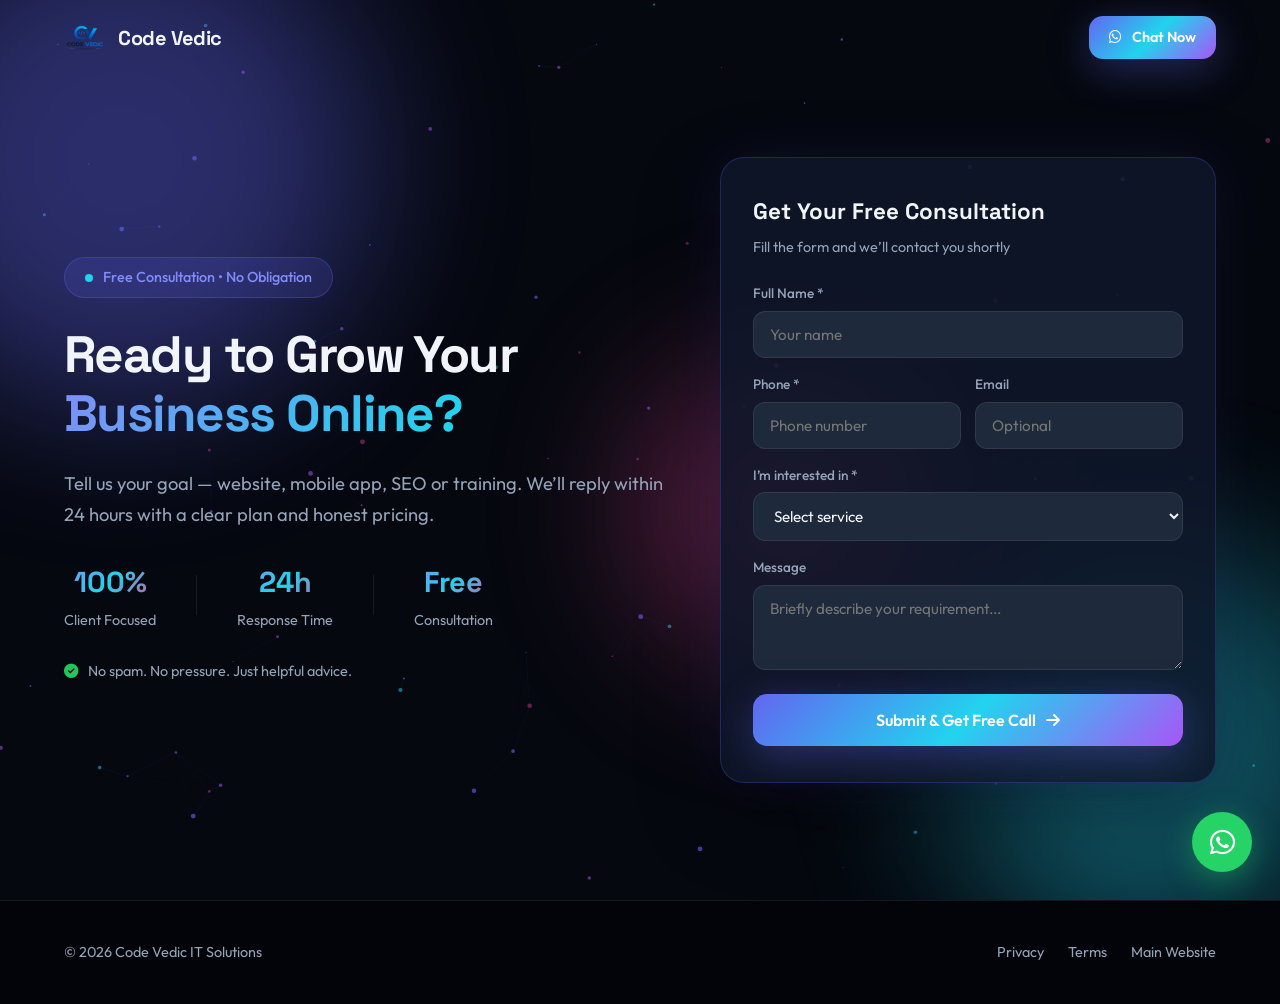
<file: landing.html>
<!DOCTYPE html>
<html lang="en">
<head>
    <meta charset="UTF-8">
    <meta name="viewport" content="width=device-width, initial-scale=1.0">
    <meta name="description" content="Get a free consultation from Code Vedic IT Solutions. Expert website development, mobile apps, SEO & IT training. Start your digital journey today.">
    <meta name="robots" content="index, follow">
    <link rel="canonical" href="https://www.codevedic.in/landing.html">
    <title>Get Started Free | Code Vedic IT Solutions</title>
    <link rel="icon" type="image/png" href="images/logo.png">
    <link rel="preconnect" href="https://fonts.googleapis.com">
    <link rel="preconnect" href="https://fonts.gstatic.com" crossorigin>
    <link href="https://fonts.googleapis.com/css2?family=Outfit:wght@300;400;500;600;700;800;900&family=Space+Grotesk:wght@400;500;600;700&display=swap" rel="stylesheet">
    <link rel="stylesheet" href="https://cdnjs.cloudflare.com/ajax/libs/font-awesome/6.5.1/css/all.min.css">
    <link rel="stylesheet" href="styles.css">
</head>
<body class="landing-page">
    <canvas id="particle-canvas"></canvas>
    <div class="cursor-glow" id="cursorGlow"></div>

    <nav class="navbar" id="navbar">
        <div class="container nav-container">
            <a href="index.html" class="logo">
                <img src="images/logo.png" alt="Code Vedic" class="logo-img">
                <span class="logo-text">Code Vedic</span>
            </a>
            <a href="https://wa.me/918893891603" class="btn btn-primary" style="padding:10px 20px;font-size:0.9rem;" target="_blank">
                <i class="fab fa-whatsapp"></i> Chat Now
            </a>
        </div>
    </nav>

    <section class="lp-hero">
        <div class="hero-orbs">
            <div class="orb orb-1"></div>
            <div class="orb orb-2"></div>
            <div class="orb orb-3"></div>
        </div>
        <div class="container">
            <div class="lp-grid">
                <div>
                    <div class="hero-badge">
                        <span class="pulse-dot"></span>
                        Free Consultation • No Obligation
                    </div>
                    <h1 class="hero-title" style="text-align:left;font-size:clamp(2rem,4.5vw,3.2rem);">
                        Ready to Grow Your<br>
                        <span class="gradient-text">Business Online?</span>
                    </h1>
                    <p class="hero-subtitle" style="text-align:left;margin:0 0 28px;">
                        Tell us your goal — website, mobile app, SEO or training. We’ll reply within 24 hours with a clear plan and honest pricing.
                    </p>
                    <div class="hero-stats" style="justify-content:flex-start;margin-bottom:28px;">
                        <div class="stat-item">
                            <div class="stat-number" style="font-size:1.8rem;">100%</div>
                            <div class="stat-label">Client Focused</div>
                        </div>
                        <div class="stat-divider"></div>
                        <div class="stat-item">
                            <div class="stat-number" style="font-size:1.8rem;">24h</div>
                            <div class="stat-label">Response Time</div>
                        </div>
                        <div class="stat-divider"></div>
                        <div class="stat-item">
                            <div class="stat-number" style="font-size:1.8rem;">Free</div>
                            <div class="stat-label">Consultation</div>
                        </div>
                    </div>
                    <div style="display:flex;align-items:center;gap:10px;color:var(--text-muted);font-size:0.9rem;">
                        <i class="fas fa-check-circle" style="color:#22c55e;"></i>
                        No spam. No pressure. Just helpful advice.
                    </div>
                </div>

                <div class="lp-form-card">
                    <h2>Get Your Free Consultation</h2>
                    <p class="lp-form-sub">Fill the form and we’ll contact you shortly</p>
                    <form action="https://formsubmit.co/codevedicbhr@gmail.com" method="POST">
                        <input type="hidden" name="_subject" value="Landing Page Enquiry - Code Vedic">
                        <input type="hidden" name="_captcha" value="false">
                        <input type="hidden" name="_template" value="table">
                        <input type="hidden" name="_next" value="https://www.codevedic.in/?thanks=1">

                        <div class="lp-form-group">
                            <label>Full Name *</label>
                            <input type="text" name="Name" required placeholder="Your name">
                        </div>
                        <div class="lp-form-row">
                            <div class="lp-form-group">
                                <label>Phone *</label>
                                <input type="tel" name="Phone" required placeholder="Phone number">
                            </div>
                            <div class="lp-form-group">
                                <label>Email</label>
                                <input type="email" name="Email" placeholder="Optional">
                            </div>
                        </div>
                        <div class="lp-form-group">
                            <label>I’m interested in *</label>
                            <select name="Service" required>
                                <option value="">Select service</option>
                                <option value="Website Development">Website Development</option>
                                <option value="Mobile App Development">Mobile App Development</option>
                                <option value="SEO & SMO">SEO & Social Media</option>
                                <option value="IT Training">IT Training</option>
                                <option value="Other">Other</option>
                            </select>
                        </div>
                        <div class="lp-form-group">
                            <label>Message</label>
                            <textarea name="Message" rows="3" placeholder="Briefly describe your requirement..."></textarea>
                        </div>
                        <button type="submit" class="btn btn-primary btn-full">
                            <span>Submit & Get Free Call</span>
                            <i class="fas fa-arrow-right"></i>
                        </button>
                    </form>
                </div>
            </div>
        </div>
    </section>

    <footer class="footer" style="padding:40px 0;">
        <div class="container">
            <div class="footer-bottom" style="border:none;padding:0;">
                <p>© 2026 Code Vedic IT Solutions</p>
                <div class="footer-legal">
                    <a href="privacy.html">Privacy</a>
                    <a href="terms.html">Terms</a>
                    <a href="index.html">Main Website</a>
                </div>
            </div>
        </div>
    </footer>

    <a href="https://wa.me/918893891603" class="whatsapp-float" target="_blank" rel="noopener noreferrer" aria-label="Chat on WhatsApp">
        <i class="fab fa-whatsapp"></i>
    </a>
    <script src="script.js"></script>
</body>
</html>
</file>
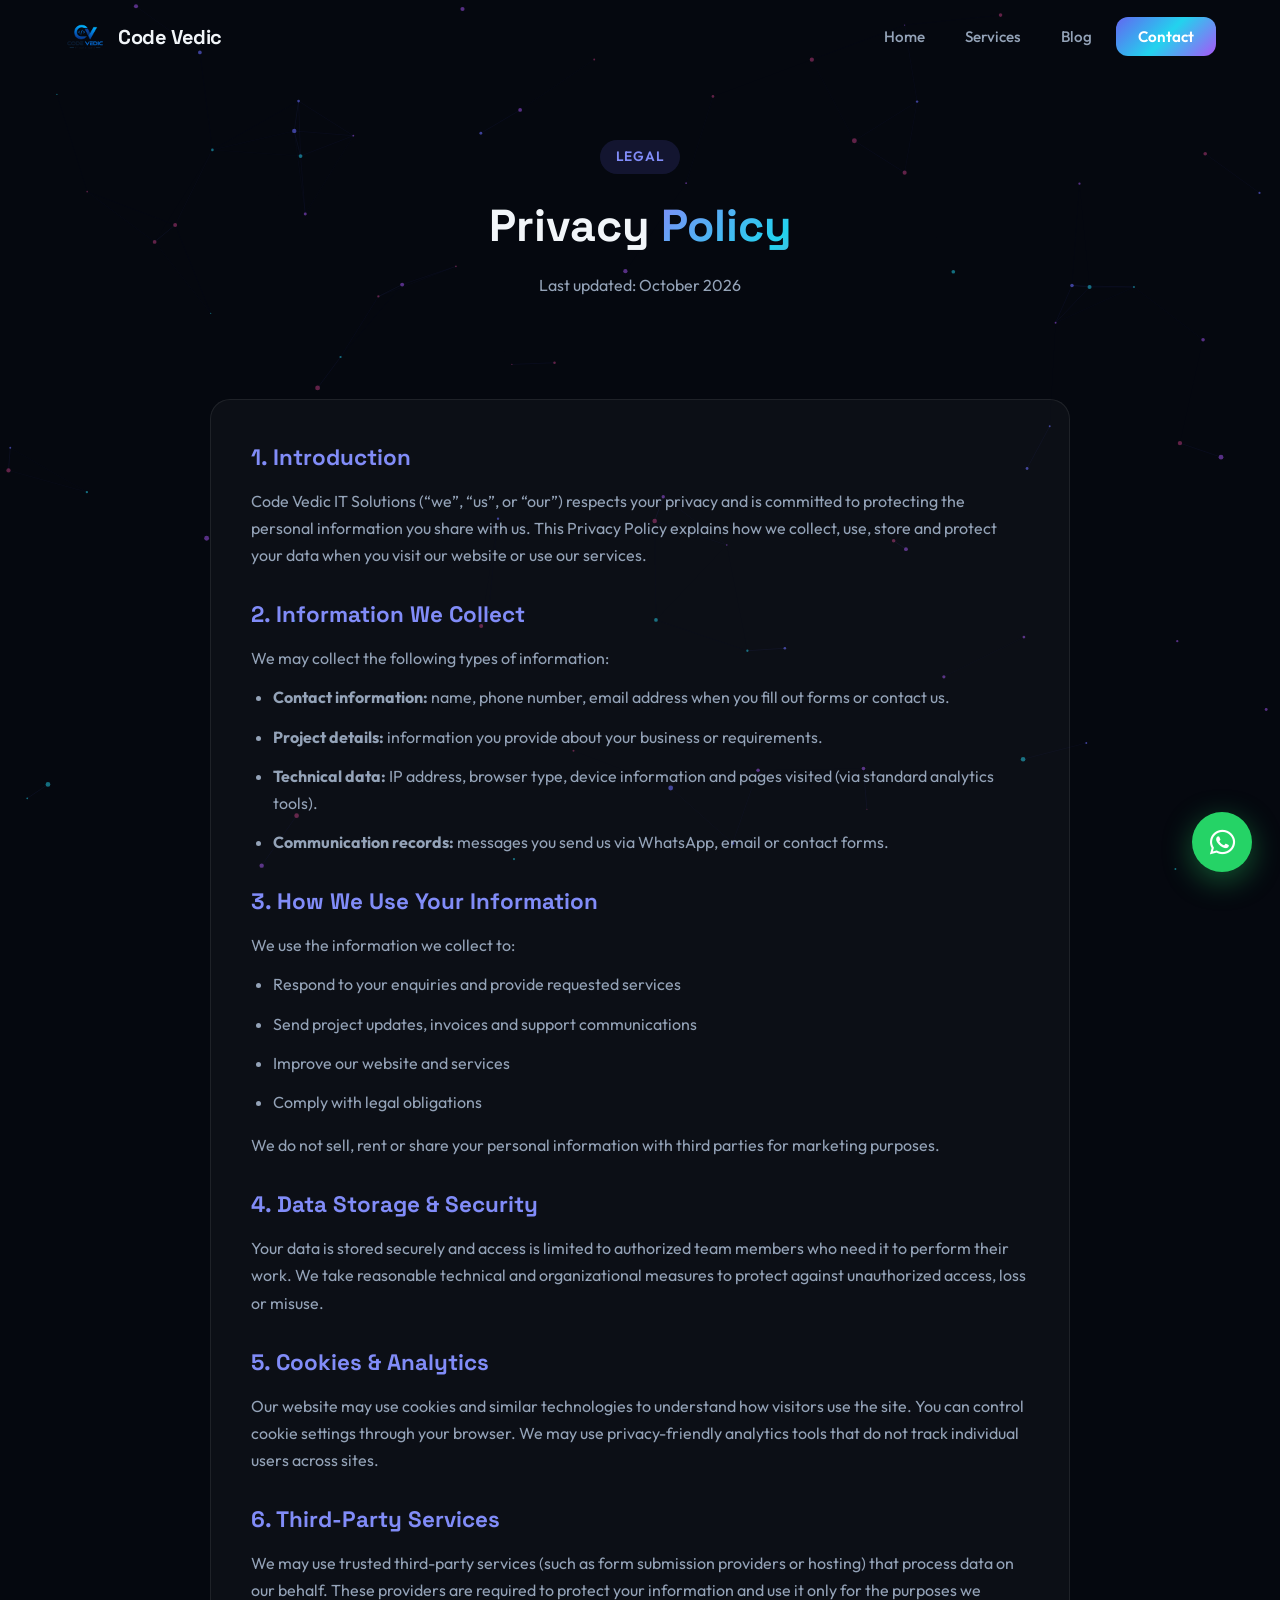
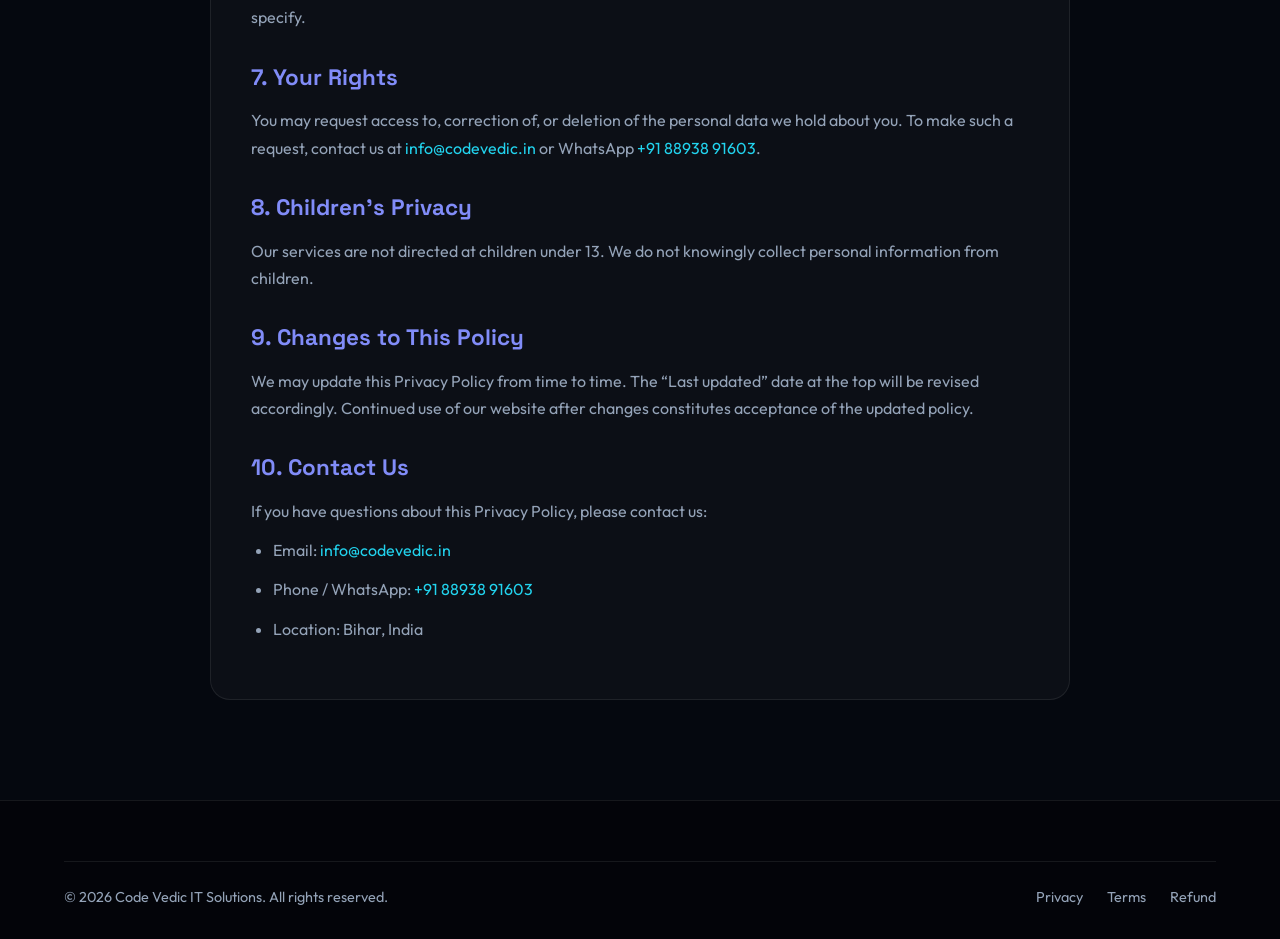
<file: privacy.html>
<!DOCTYPE html>
<html lang="en">
<head>
    <meta charset="UTF-8">
    <meta name="viewport" content="width=device-width, initial-scale=1.0">
    <meta name="description" content="Privacy Policy of Code Vedic IT Solutions. How we collect, use and protect your information.">
    <meta name="robots" content="index, follow">
    <link rel="canonical" href="https://www.codevedic.in/privacy.html">
    <title>Privacy Policy | Code Vedic IT Solutions</title>
    <link rel="icon" type="image/png" href="images/logo.png">
    <link href="https://fonts.googleapis.com/css2?family=Outfit:wght@300;400;500;600;700;800&family=Space+Grotesk:wght@400;500;600;700&display=swap" rel="stylesheet">
    <link rel="stylesheet" href="https://cdnjs.cloudflare.com/ajax/libs/font-awesome/6.5.1/css/all.min.css">
    <link rel="stylesheet" href="styles.css">
</head>
<body>
    <canvas id="particle-canvas"></canvas>
    <nav class="navbar scrolled" id="navbar">
        <div class="container nav-container">
            <a href="index.html" class="logo">
                <img src="images/logo.png" alt="Code Vedic" class="logo-img">
                <span class="logo-text">Code Vedic</span>
            </a>
            <ul class="nav-links" id="navLinks">
                <li><a href="index.html" class="nav-link">Home</a></li>
                <li><a href="index.html#services" class="nav-link">Services</a></li>
                <li><a href="blog.html" class="nav-link">Blog</a></li>
                <li><a href="index.html#contact" class="nav-link btn-nav">Contact</a></li>
            </ul>
            <button class="hamburger" id="hamburger" aria-label="Menu"><span></span><span></span><span></span></button>
        </div>
    </nav>

    <section class="page-hero">
        <div class="container">
            <span class="section-tag">Legal</span>
            <h1>Privacy <span class="gradient-text">Policy</span></h1>
            <p>Last updated: October 2026</p>
        </div>
    </section>

    <section class="content-section">
        <div class="container">
            <div class="content-card">
                <h2>1. Introduction</h2>
                <p>Code Vedic IT Solutions (“we”, “us”, or “our”) respects your privacy and is committed to protecting the personal information you share with us. This Privacy Policy explains how we collect, use, store and protect your data when you visit our website or use our services.</p>

                <h2>2. Information We Collect</h2>
                <p>We may collect the following types of information:</p>
                <ul>
                    <li><strong>Contact information:</strong> name, phone number, email address when you fill out forms or contact us.</li>
                    <li><strong>Project details:</strong> information you provide about your business or requirements.</li>
                    <li><strong>Technical data:</strong> IP address, browser type, device information and pages visited (via standard analytics tools).</li>
                    <li><strong>Communication records:</strong> messages you send us via WhatsApp, email or contact forms.</li>
                </ul>

                <h2>3. How We Use Your Information</h2>
                <p>We use the information we collect to:</p>
                <ul>
                    <li>Respond to your enquiries and provide requested services</li>
                    <li>Send project updates, invoices and support communications</li>
                    <li>Improve our website and services</li>
                    <li>Comply with legal obligations</li>
                </ul>
                <p>We do not sell, rent or share your personal information with third parties for marketing purposes.</p>

                <h2>4. Data Storage & Security</h2>
                <p>Your data is stored securely and access is limited to authorized team members who need it to perform their work. We take reasonable technical and organizational measures to protect against unauthorized access, loss or misuse.</p>

                <h2>5. Cookies & Analytics</h2>
                <p>Our website may use cookies and similar technologies to understand how visitors use the site. You can control cookie settings through your browser. We may use privacy-friendly analytics tools that do not track individual users across sites.</p>

                <h2>6. Third-Party Services</h2>
                <p>We may use trusted third-party services (such as form submission providers or hosting) that process data on our behalf. These providers are required to protect your information and use it only for the purposes we specify.</p>

                <h2>7. Your Rights</h2>
                <p>You may request access to, correction of, or deletion of the personal data we hold about you. To make such a request, contact us at <a href="mailto:info@codevedic.in">info@codevedic.in</a> or WhatsApp <a href="https://wa.me/918893891603">+91 88938 91603</a>.</p>

                <h2>8. Children’s Privacy</h2>
                <p>Our services are not directed at children under 13. We do not knowingly collect personal information from children.</p>

                <h2>9. Changes to This Policy</h2>
                <p>We may update this Privacy Policy from time to time. The “Last updated” date at the top will be revised accordingly. Continued use of our website after changes constitutes acceptance of the updated policy.</p>

                <h2>10. Contact Us</h2>
                <p>If you have questions about this Privacy Policy, please contact us:</p>
                <ul>
                    <li>Email: <a href="mailto:info@codevedic.in">info@codevedic.in</a></li>
                    <li>Phone / WhatsApp: <a href="tel:+918893891603">+91 88938 91603</a></li>
                    <li>Location: Bihar, India</li>
                </ul>
            </div>
        </div>
    </section>

    <footer class="footer">
        <div class="container">
            <div class="footer-bottom">
                <p>© 2026 Code Vedic IT Solutions. All rights reserved.</p>
                <div class="footer-legal">
                    <a href="privacy.html">Privacy</a>
                    <a href="terms.html">Terms</a>
                    <a href="refund.html">Refund</a>
                </div>
            </div>
        </div>
    </footer>
    <a href="https://wa.me/918893891603" class="whatsapp-float" target="_blank" rel="noopener noreferrer"><i class="fab fa-whatsapp"></i></a>
    <script src="script.js"></script>
</body>
</html>
</file>
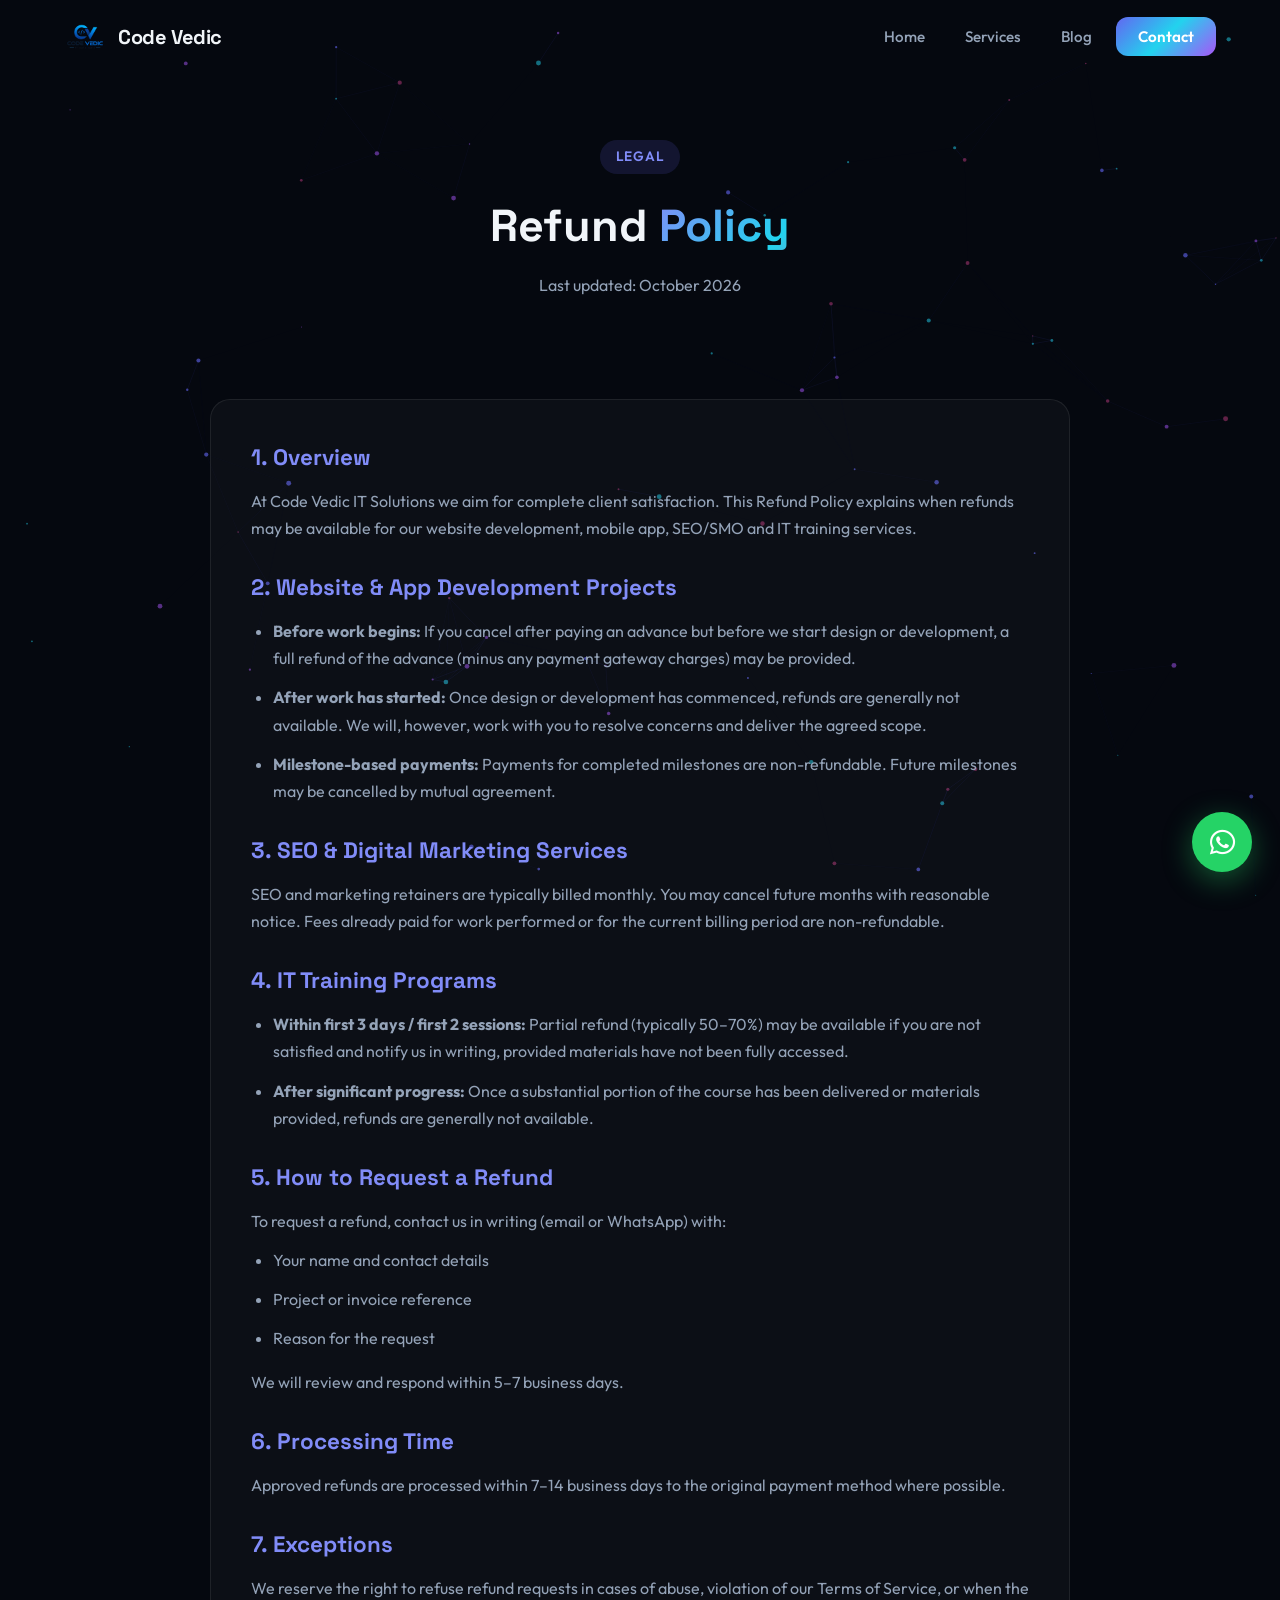
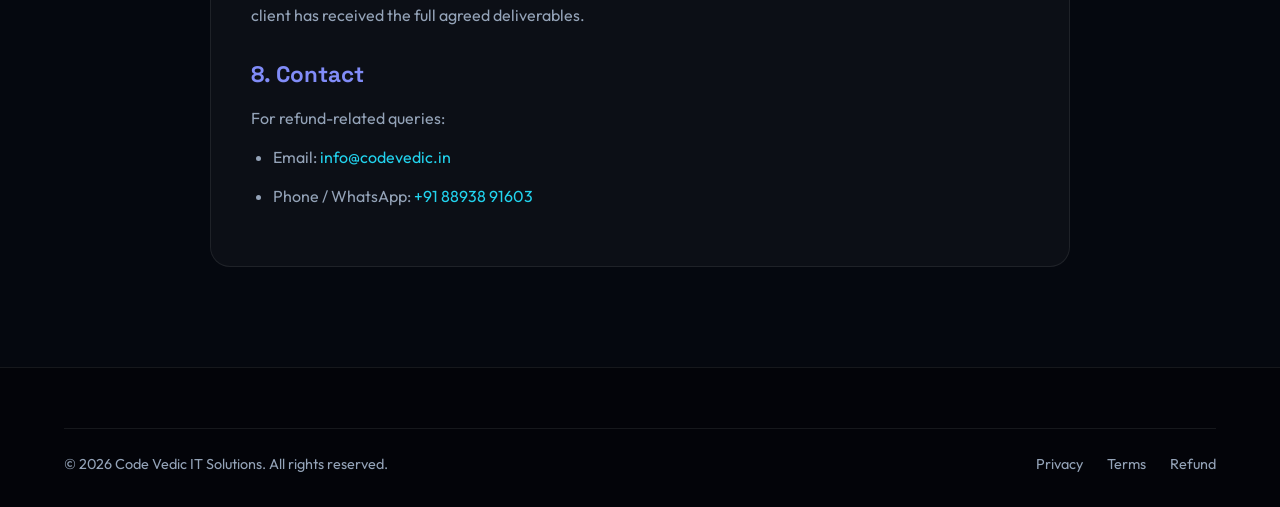
<file: refund.html>
<!DOCTYPE html>
<html lang="en">
<head>
    <meta charset="UTF-8">
    <meta name="viewport" content="width=device-width, initial-scale=1.0">
    <meta name="description" content="Refund Policy of Code Vedic IT Solutions for website, app, SEO and training services.">
    <meta name="robots" content="index, follow">
    <link rel="canonical" href="https://www.codevedic.in/refund.html">
    <title>Refund Policy | Code Vedic IT Solutions</title>
    <link rel="icon" type="image/png" href="images/logo.png">
    <link href="https://fonts.googleapis.com/css2?family=Outfit:wght@300;400;500;600;700;800&family=Space+Grotesk:wght@400;500;600;700&display=swap" rel="stylesheet">
    <link rel="stylesheet" href="https://cdnjs.cloudflare.com/ajax/libs/font-awesome/6.5.1/css/all.min.css">
    <link rel="stylesheet" href="styles.css">
</head>
<body>
    <canvas id="particle-canvas"></canvas>
    <nav class="navbar scrolled" id="navbar">
        <div class="container nav-container">
            <a href="index.html" class="logo">
                <img src="images/logo.png" alt="Code Vedic" class="logo-img">
                <span class="logo-text">Code Vedic</span>
            </a>
            <ul class="nav-links" id="navLinks">
                <li><a href="index.html" class="nav-link">Home</a></li>
                <li><a href="index.html#services" class="nav-link">Services</a></li>
                <li><a href="blog.html" class="nav-link">Blog</a></li>
                <li><a href="index.html#contact" class="nav-link btn-nav">Contact</a></li>
            </ul>
            <button class="hamburger" id="hamburger" aria-label="Menu"><span></span><span></span><span></span></button>
        </div>
    </nav>

    <section class="page-hero">
        <div class="container">
            <span class="section-tag">Legal</span>
            <h1>Refund <span class="gradient-text">Policy</span></h1>
            <p>Last updated: October 2026</p>
        </div>
    </section>

    <section class="content-section">
        <div class="container">
            <div class="content-card">
                <h2>1. Overview</h2>
                <p>At Code Vedic IT Solutions we aim for complete client satisfaction. This Refund Policy explains when refunds may be available for our website development, mobile app, SEO/SMO and IT training services.</p>

                <h2>2. Website & App Development Projects</h2>
                <ul>
                    <li><strong>Before work begins:</strong> If you cancel after paying an advance but before we start design or development, a full refund of the advance (minus any payment gateway charges) may be provided.</li>
                    <li><strong>After work has started:</strong> Once design or development has commenced, refunds are generally not available. We will, however, work with you to resolve concerns and deliver the agreed scope.</li>
                    <li><strong>Milestone-based payments:</strong> Payments for completed milestones are non-refundable. Future milestones may be cancelled by mutual agreement.</li>
                </ul>

                <h2>3. SEO & Digital Marketing Services</h2>
                <p>SEO and marketing retainers are typically billed monthly. You may cancel future months with reasonable notice. Fees already paid for work performed or for the current billing period are non-refundable.</p>

                <h2>4. IT Training Programs</h2>
                <ul>
                    <li><strong>Within first 3 days / first 2 sessions:</strong> Partial refund (typically 50–70%) may be available if you are not satisfied and notify us in writing, provided materials have not been fully accessed.</li>
                    <li><strong>After significant progress:</strong> Once a substantial portion of the course has been delivered or materials provided, refunds are generally not available.</li>
                </ul>

                <h2>5. How to Request a Refund</h2>
                <p>To request a refund, contact us in writing (email or WhatsApp) with:</p>
                <ul>
                    <li>Your name and contact details</li>
                    <li>Project or invoice reference</li>
                    <li>Reason for the request</li>
                </ul>
                <p>We will review and respond within 5–7 business days.</p>

                <h2>6. Processing Time</h2>
                <p>Approved refunds are processed within 7–14 business days to the original payment method where possible.</p>

                <h2>7. Exceptions</h2>
                <p>We reserve the right to refuse refund requests in cases of abuse, violation of our Terms of Service, or when the client has received the full agreed deliverables.</p>

                <h2>8. Contact</h2>
                <p>For refund-related queries:</p>
                <ul>
                    <li>Email: <a href="mailto:info@codevedic.in">info@codevedic.in</a></li>
                    <li>Phone / WhatsApp: <a href="tel:+918893891603">+91 88938 91603</a></li>
                </ul>
            </div>
        </div>
    </section>

    <footer class="footer">
        <div class="container">
            <div class="footer-bottom">
                <p>© 2026 Code Vedic IT Solutions. All rights reserved.</p>
                <div class="footer-legal">
                    <a href="privacy.html">Privacy</a>
                    <a href="terms.html">Terms</a>
                    <a href="refund.html">Refund</a>
                </div>
            </div>
        </div>
    </footer>
    <a href="https://wa.me/918893891603" class="whatsapp-float" target="_blank" rel="noopener noreferrer"><i class="fab fa-whatsapp"></i></a>
    <script src="script.js"></script>
</body>
</html>
</file>
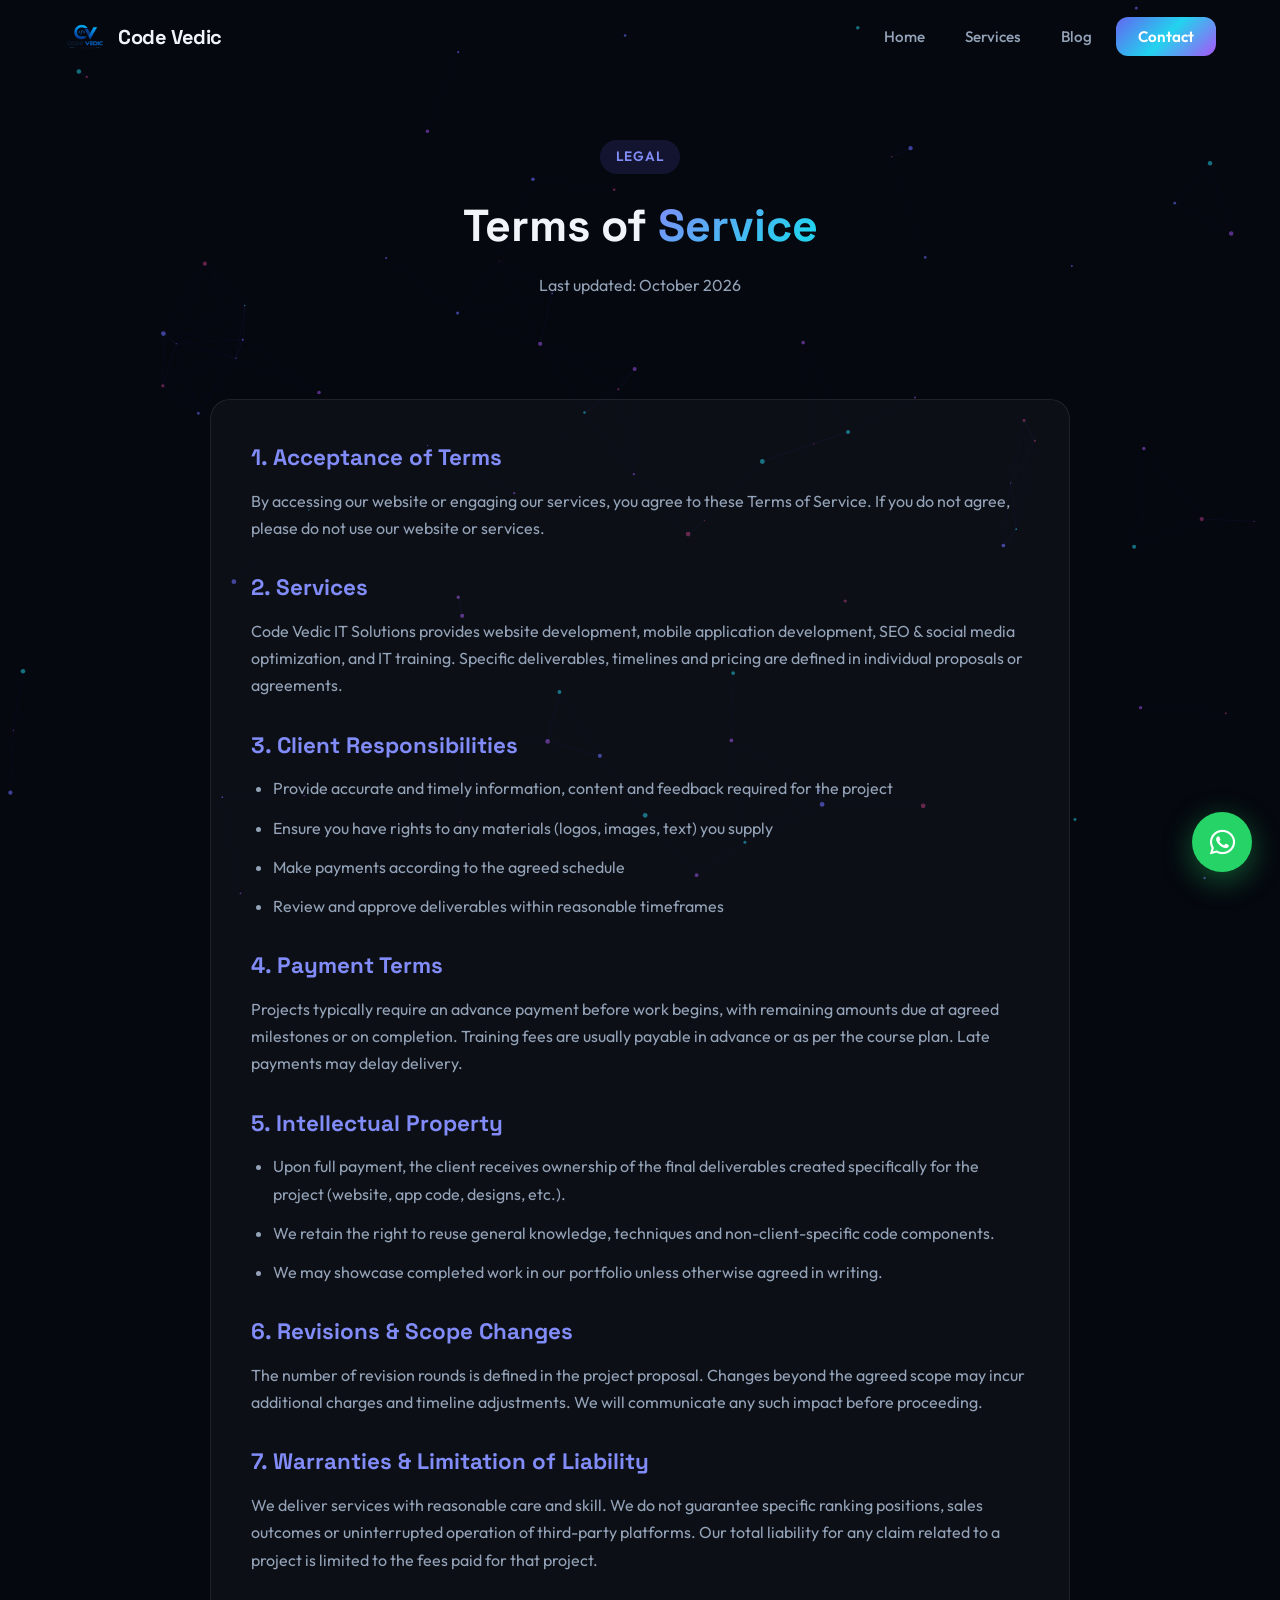
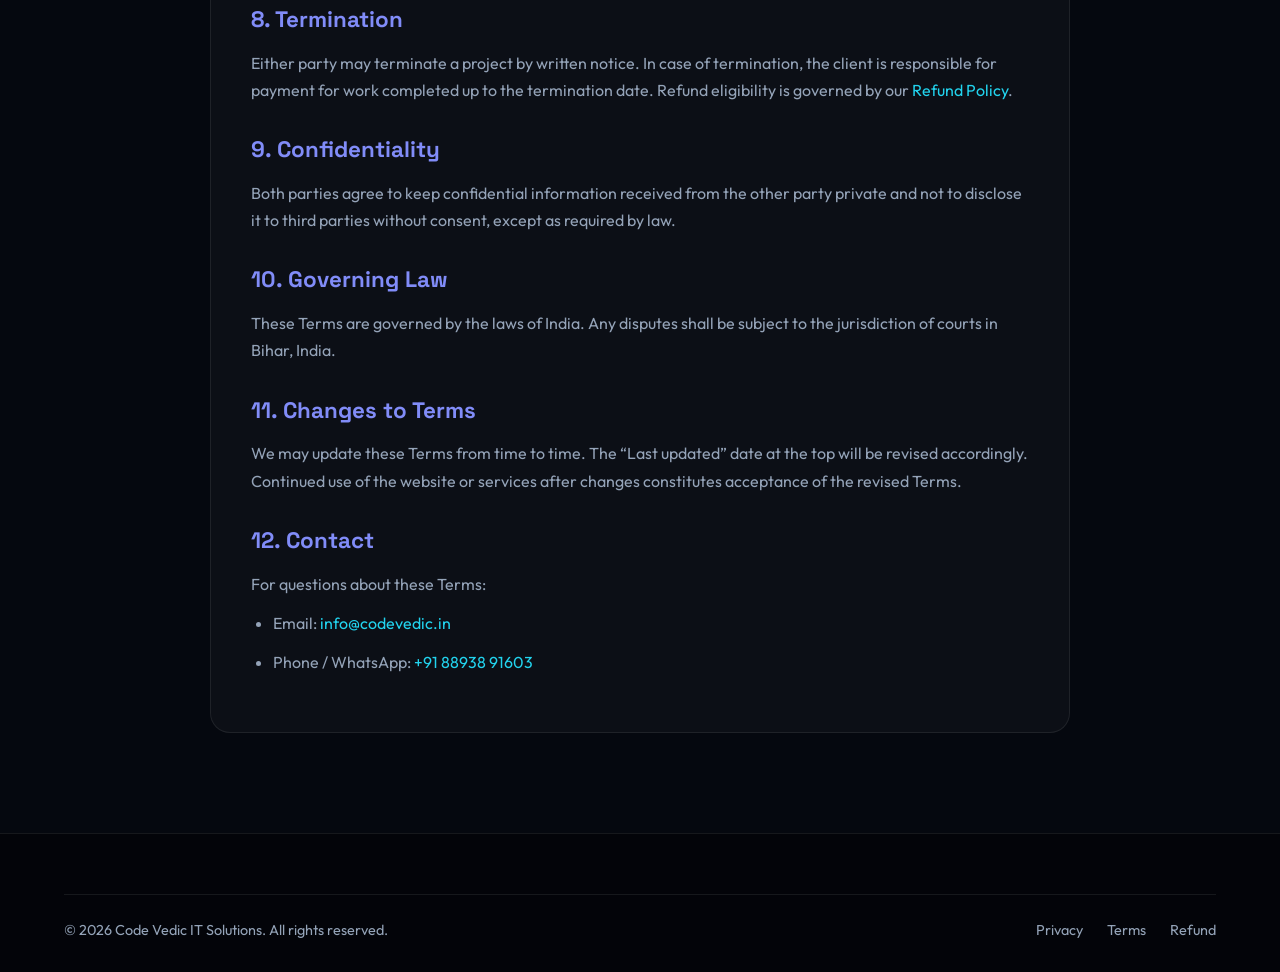
<file: terms.html>
<!DOCTYPE html>
<html lang="en">
<head>
    <meta charset="UTF-8">
    <meta name="viewport" content="width=device-width, initial-scale=1.0">
    <meta name="description" content="Terms of Service of Code Vedic IT Solutions for website, app development, SEO and training.">
    <meta name="robots" content="index, follow">
    <link rel="canonical" href="https://www.codevedic.in/terms.html">
    <title>Terms of Service | Code Vedic IT Solutions</title>
    <link rel="icon" type="image/png" href="images/logo.png">
    <link href="https://fonts.googleapis.com/css2?family=Outfit:wght@300;400;500;600;700;800&family=Space+Grotesk:wght@400;500;600;700&display=swap" rel="stylesheet">
    <link rel="stylesheet" href="https://cdnjs.cloudflare.com/ajax/libs/font-awesome/6.5.1/css/all.min.css">
    <link rel="stylesheet" href="styles.css">
</head>
<body>
    <canvas id="particle-canvas"></canvas>
    <nav class="navbar scrolled" id="navbar">
        <div class="container nav-container">
            <a href="index.html" class="logo">
                <img src="images/logo.png" alt="Code Vedic" class="logo-img">
                <span class="logo-text">Code Vedic</span>
            </a>
            <ul class="nav-links" id="navLinks">
                <li><a href="index.html" class="nav-link">Home</a></li>
                <li><a href="index.html#services" class="nav-link">Services</a></li>
                <li><a href="blog.html" class="nav-link">Blog</a></li>
                <li><a href="index.html#contact" class="nav-link btn-nav">Contact</a></li>
            </ul>
            <button class="hamburger" id="hamburger" aria-label="Menu"><span></span><span></span><span></span></button>
        </div>
    </nav>

    <section class="page-hero">
        <div class="container">
            <span class="section-tag">Legal</span>
            <h1>Terms of <span class="gradient-text">Service</span></h1>
            <p>Last updated: October 2026</p>
        </div>
    </section>

    <section class="content-section">
        <div class="container">
            <div class="content-card">
                <h2>1. Acceptance of Terms</h2>
                <p>By accessing our website or engaging our services, you agree to these Terms of Service. If you do not agree, please do not use our website or services.</p>

                <h2>2. Services</h2>
                <p>Code Vedic IT Solutions provides website development, mobile application development, SEO & social media optimization, and IT training. Specific deliverables, timelines and pricing are defined in individual proposals or agreements.</p>

                <h2>3. Client Responsibilities</h2>
                <ul>
                    <li>Provide accurate and timely information, content and feedback required for the project</li>
                    <li>Ensure you have rights to any materials (logos, images, text) you supply</li>
                    <li>Make payments according to the agreed schedule</li>
                    <li>Review and approve deliverables within reasonable timeframes</li>
                </ul>

                <h2>4. Payment Terms</h2>
                <p>Projects typically require an advance payment before work begins, with remaining amounts due at agreed milestones or on completion. Training fees are usually payable in advance or as per the course plan. Late payments may delay delivery.</p>

                <h2>5. Intellectual Property</h2>
                <ul>
                    <li>Upon full payment, the client receives ownership of the final deliverables created specifically for the project (website, app code, designs, etc.).</li>
                    <li>We retain the right to reuse general knowledge, techniques and non-client-specific code components.</li>
                    <li>We may showcase completed work in our portfolio unless otherwise agreed in writing.</li>
                </ul>

                <h2>6. Revisions & Scope Changes</h2>
                <p>The number of revision rounds is defined in the project proposal. Changes beyond the agreed scope may incur additional charges and timeline adjustments. We will communicate any such impact before proceeding.</p>

                <h2>7. Warranties & Limitation of Liability</h2>
                <p>We deliver services with reasonable care and skill. We do not guarantee specific ranking positions, sales outcomes or uninterrupted operation of third-party platforms. Our total liability for any claim related to a project is limited to the fees paid for that project.</p>

                <h2>8. Termination</h2>
                <p>Either party may terminate a project by written notice. In case of termination, the client is responsible for payment for work completed up to the termination date. Refund eligibility is governed by our <a href="refund.html">Refund Policy</a>.</p>

                <h2>9. Confidentiality</h2>
                <p>Both parties agree to keep confidential information received from the other party private and not to disclose it to third parties without consent, except as required by law.</p>

                <h2>10. Governing Law</h2>
                <p>These Terms are governed by the laws of India. Any disputes shall be subject to the jurisdiction of courts in Bihar, India.</p>

                <h2>11. Changes to Terms</h2>
                <p>We may update these Terms from time to time. The “Last updated” date at the top will be revised accordingly. Continued use of the website or services after changes constitutes acceptance of the revised Terms.</p>

                <h2>12. Contact</h2>
                <p>For questions about these Terms:</p>
                <ul>
                    <li>Email: <a href="mailto:info@codevedic.in">info@codevedic.in</a></li>
                    <li>Phone / WhatsApp: <a href="tel:+918893891603">+91 88938 91603</a></li>
                </ul>
            </div>
        </div>
    </section>

    <footer class="footer">
        <div class="container">
            <div class="footer-bottom">
                <p>© 2026 Code Vedic IT Solutions. All rights reserved.</p>
                <div class="footer-legal">
                    <a href="privacy.html">Privacy</a>
                    <a href="terms.html">Terms</a>
                    <a href="refund.html">Refund</a>
                </div>
            </div>
        </div>
    </footer>
    <a href="https://wa.me/918893891603" class="whatsapp-float" target="_blank" rel="noopener noreferrer"><i class="fab fa-whatsapp"></i></a>
    <script src="script.js"></script>
</body>
</html>
</file>
<file: styles.css>
/* ============================================
   Code Vedic IT Solutions - Premium Design
   Modern • Animated • Wow Factor
   ============================================ */

:root {
    --bg-dark: #05080f;
    --bg-card: rgba(15, 23, 42, 0.6);
    --bg-glass: rgba(255, 255, 255, 0.03);
    --primary: #6366f1;
    --primary-light: #818cf8;
    --cyan: #22d3ee;
    --pink: #ec4899;
    --purple: #a855f7;
    --text: #f1f5f9;
    --text-muted: #94a3b8;
    --border: rgba(255, 255, 255, 0.08);
    --gradient: linear-gradient(135deg, #6366f1 0%, #22d3ee 50%, #a855f7 100%);
    --gradient-text: linear-gradient(135deg, #818cf8, #22d3ee, #ec4899);
    --shadow: 0 25px 50px -12px rgba(0, 0, 0, 0.5);
    --radius: 20px;
    --transition: all 0.4s cubic-bezier(0.16, 1, 0.3, 1);
}

*, *::before, *::after {
    margin: 0;
    padding: 0;
    box-sizing: border-box;
}

html {
    scroll-behavior: smooth;
    font-size: 16px;
}

body {
    font-family: 'Outfit', sans-serif;
    background: var(--bg-dark);
    color: var(--text);
    line-height: 1.6;
    overflow-x: hidden;
    cursor: default;
}

/* Particle Canvas */
#particle-canvas {
    position: fixed;
    top: 0;
    left: 0;
    width: 100%;
    height: 100%;
    z-index: 0;
    pointer-events: none;
}

/* Cursor Glow */
.cursor-glow {
    position: fixed;
    width: 400px;
    height: 400px;
    border-radius: 50%;
    background: radial-gradient(circle, rgba(99, 102, 241, 0.15) 0%, transparent 70%);
    pointer-events: none;
    z-index: 1;
    transform: translate(-50%, -50%);
    transition: opacity 0.3s;
    opacity: 0;
}

body:hover .cursor-glow {
    opacity: 1;
}

.container {
    width: 100%;
    max-width: 1200px;
    margin: 0 auto;
    padding: 0 24px;
    position: relative;
    z-index: 2;
}

/* ========== NAVBAR ========== */
.navbar {
    position: fixed;
    top: 0;
    left: 0;
    width: 100%;
    z-index: 1000;
    padding: 16px 0;
    transition: var(--transition);
    background: transparent;
}

.navbar.scrolled {
    background: rgba(5, 8, 15, 0.85);
    backdrop-filter: blur(20px);
    border-bottom: 1px solid var(--border);
    padding: 12px 0;
}

.nav-container {
    display: flex;
    align-items: center;
    justify-content: space-between;
}

.logo {
    display: flex;
    align-items: center;
    gap: 12px;
    text-decoration: none;
    color: var(--text);
}

.logo-img {
    width: 42px;
    height: 42px;
    border-radius: 10px;
    object-fit: contain;
    transition: var(--transition);
}

.logo:hover .logo-img {
    transform: rotate(8deg) scale(1.05);
}

.logo-text {
    font-family: 'Space Grotesk', sans-serif;
    font-weight: 700;
    font-size: 1.25rem;
    letter-spacing: -0.02em;
}

.nav-links {
    display: flex;
    align-items: center;
    gap: 8px;
    list-style: none;
}

.nav-link {
    color: var(--text-muted);
    text-decoration: none;
    font-weight: 500;
    font-size: 0.95rem;
    padding: 8px 16px;
    border-radius: 10px;
    transition: var(--transition);
    position: relative;
}

.nav-link:hover,
.nav-link.active {
    color: var(--text);
}

.nav-link::after {
    content: '';
    position: absolute;
    bottom: 4px;
    left: 50%;
    width: 0;
    height: 2px;
    background: var(--gradient);
    transition: var(--transition);
    transform: translateX(-50%);
    border-radius: 2px;
}

.nav-link:hover::after,
.nav-link.active::after {
    width: 20px;
}

.btn-nav {
    background: var(--gradient);
    color: white !important;
    padding: 10px 22px !important;
    border-radius: 12px;
    font-weight: 600;
}

.btn-nav::after {
    display: none;
}

.btn-nav:hover {
    transform: translateY(-2px);
    box-shadow: 0 10px 30px rgba(99, 102, 241, 0.4);
}

.hamburger {
    display: none;
    flex-direction: column;
    gap: 6px;
    background: none;
    border: none;
    cursor: pointer;
    padding: 8px;
    z-index: 1001;
}

.hamburger span {
    display: block;
    width: 24px;
    height: 2px;
    background: var(--text);
    border-radius: 2px;
    transition: var(--transition);
}

.hamburger.active span:nth-child(1) {
    transform: rotate(45deg) translate(5px, 6px);
}

.hamburger.active span:nth-child(2) {
    opacity: 0;
}

.hamburger.active span:nth-child(3) {
    transform: rotate(-45deg) translate(5px, -6px);
}

/* ========== HERO ========== */
.hero {
    min-height: 100vh;
    display: flex;
    align-items: center;
    justify-content: center;
    position: relative;
    padding: 120px 0 80px;
    overflow: hidden;
}

.hero-orbs {
    position: absolute;
    inset: 0;
    overflow: hidden;
    pointer-events: none;
}

.orb {
    position: absolute;
    border-radius: 50%;
    filter: blur(80px);
    opacity: 0.4;
    animation: floatOrb 20s ease-in-out infinite;
}

.orb-1 {
    width: 500px;
    height: 500px;
    background: var(--primary);
    top: -10%;
    left: -10%;
    animation-delay: 0s;
}

.orb-2 {
    width: 400px;
    height: 400px;
    background: var(--cyan);
    bottom: -5%;
    right: -5%;
    animation-delay: -7s;
}

.orb-3 {
    width: 300px;
    height: 300px;
    background: var(--pink);
    top: 40%;
    left: 50%;
    animation-delay: -14s;
}

@keyframes floatOrb {
    0%, 100% { transform: translate(0, 0) scale(1); }
    33% { transform: translate(30px, -40px) scale(1.1); }
    66% { transform: translate(-20px, 20px) scale(0.95); }
}

.hero-content {
    text-align: center;
    max-width: 900px;
}

.hero-badge {
    display: inline-flex;
    align-items: center;
    gap: 10px;
    background: rgba(99, 102, 241, 0.15);
    border: 1px solid rgba(99, 102, 241, 0.3);
    padding: 8px 20px;
    border-radius: 50px;
    font-size: 0.9rem;
    font-weight: 500;
    color: var(--primary-light);
    margin-bottom: 28px;
}

.pulse-dot {
    width: 8px;
    height: 8px;
    background: var(--cyan);
    border-radius: 50%;
    animation: pulse 2s infinite;
}

@keyframes pulse {
    0%, 100% { opacity: 1; transform: scale(1); box-shadow: 0 0 0 0 rgba(34, 211, 238, 0.5); }
    50% { opacity: 0.8; transform: scale(1.2); box-shadow: 0 0 0 8px rgba(34, 211, 238, 0); }
}

.hero-title {
    font-family: 'Space Grotesk', sans-serif;
    font-size: clamp(2.5rem, 6vw, 4.2rem);
    font-weight: 700;
    line-height: 1.15;
    letter-spacing: -0.03em;
    margin-bottom: 24px;
}

.gradient-text {
    background: var(--gradient-text);
    -webkit-background-clip: text;
    -webkit-text-fill-color: transparent;
    background-clip: text;
    background-size: 200% auto;
    animation: gradientShift 4s ease infinite;
}

@keyframes gradientShift {
    0% { background-position: 0% center; }
    50% { background-position: 100% center; }
    100% { background-position: 0% center; }
}

.hero-subtitle {
    font-size: 1.15rem;
    color: var(--text-muted);
    max-width: 640px;
    margin: 0 auto 36px;
    line-height: 1.7;
}

.hero-btns {
    display: flex;
    gap: 16px;
    justify-content: center;
    flex-wrap: wrap;
    margin-bottom: 60px;
}

.btn {
    display: inline-flex;
    align-items: center;
    gap: 10px;
    padding: 16px 32px;
    border-radius: 14px;
    font-weight: 600;
    font-size: 1rem;
    text-decoration: none;
    transition: var(--transition);
    border: none;
    cursor: pointer;
    font-family: inherit;
}

.btn-primary {
    background: var(--gradient);
    color: white;
    box-shadow: 0 10px 40px rgba(99, 102, 241, 0.35);
}

.btn-primary:hover {
    transform: translateY(-3px);
    box-shadow: 0 15px 50px rgba(99, 102, 241, 0.5);
}

.btn-primary i {
    transition: transform 0.3s;
}

.btn-primary:hover i {
    transform: translateX(4px);
}

.btn-outline {
    background: transparent;
    color: var(--text);
    border: 1.5px solid var(--border);
}

.btn-outline:hover {
    border-color: var(--primary);
    background: rgba(99, 102, 241, 0.1);
    transform: translateY(-3px);
}

.btn-full {
    width: 100%;
    justify-content: center;
}

.hero-stats {
    display: flex;
    align-items: center;
    justify-content: center;
    gap: 40px;
    flex-wrap: wrap;
}

.stat-item {
    text-align: center;
}

.stat-number {
    font-family: 'Space Grotesk', sans-serif;
    font-size: 2.5rem;
    font-weight: 700;
    background: var(--gradient-text);
    -webkit-background-clip: text;
    -webkit-text-fill-color: transparent;
    background-clip: text;
}

.stat-label {
    font-size: 0.9rem;
    color: var(--text-muted);
    margin-top: 4px;
}

.stat-divider {
    width: 1px;
    height: 40px;
    background: var(--border);
}

.scroll-indicator {
    position: absolute;
    bottom: 30px;
    left: 50%;
    transform: translateX(-50%);
}

.mouse {
    width: 26px;
    height: 42px;
    border: 2px solid var(--text-muted);
    border-radius: 14px;
    position: relative;
    opacity: 0.6;
}

.wheel {
    width: 4px;
    height: 8px;
    background: var(--cyan);
    border-radius: 2px;
    position: absolute;
    top: 8px;
    left: 50%;
    transform: translateX(-50%);
    animation: scrollWheel 1.8s infinite;
}

@keyframes scrollWheel {
    0% { opacity: 1; top: 8px; }
    100% { opacity: 0; top: 24px; }
}

/* Animate In */
.animate-in {
    opacity: 0;
    transform: translateY(30px);
    animation: fadeUp 0.8s cubic-bezier(0.16, 1, 0.3, 1) forwards;
}

.animate-in[data-delay="0"] { animation-delay: 0.1s; }
.animate-in[data-delay="100"] { animation-delay: 0.25s; }
.animate-in[data-delay="200"] { animation-delay: 0.4s; }
.animate-in[data-delay="300"] { animation-delay: 0.55s; }
.animate-in[data-delay="400"] { animation-delay: 0.7s; }

@keyframes fadeUp {
    to { opacity: 1; transform: translateY(0); }
}

/* ========== SECTIONS ========== */
.section {
    padding: 100px 0;
    position: relative;
}

.section-header {
    text-align: center;
    margin-bottom: 60px;
}

.section-tag {
    display: inline-block;
    background: rgba(99, 102, 241, 0.15);
    color: var(--primary-light);
    padding: 6px 16px;
    border-radius: 50px;
    font-size: 0.85rem;
    font-weight: 600;
    letter-spacing: 0.05em;
    text-transform: uppercase;
    margin-bottom: 16px;
}

.section-title {
    font-family: 'Space Grotesk', sans-serif;
    font-size: clamp(2rem, 4vw, 2.8rem);
    font-weight: 700;
    letter-spacing: -0.02em;
    margin-bottom: 16px;
}

.section-desc {
    color: var(--text-muted);
    font-size: 1.1rem;
    max-width: 560px;
    margin: 0 auto;
}

/* Glass Card */
.glass {
    background: var(--bg-glass);
    backdrop-filter: blur(20px);
    border: 1px solid var(--border);
    border-radius: var(--radius);
}

/* ========== ABOUT ========== */
.about-grid {
    display: grid;
    grid-template-columns: 1fr 1.2fr;
    gap: 60px;
    align-items: center;
}

.about-visual {
    display: flex;
    flex-direction: column;
    gap: 24px;
}

.about-card {
    padding: 28px;
    transition: var(--transition);
}

.about-card:hover {
    transform: translateY(-6px);
    border-color: rgba(99, 102, 241, 0.3);
    box-shadow: var(--shadow);
}

.about-card.floating {
    margin-left: 40px;
}

.about-icon-wrap {
    width: 56px;
    height: 56px;
    border-radius: 14px;
    background: rgba(99, 102, 241, 0.2);
    display: flex;
    align-items: center;
    justify-content: center;
    font-size: 1.4rem;
    color: var(--primary-light);
    margin-bottom: 16px;
}

.about-icon-wrap.cyan {
    background: rgba(34, 211, 238, 0.2);
    color: var(--cyan);
}

.about-card h3 {
    font-size: 1.2rem;
    margin-bottom: 10px;
}

.about-card p {
    color: var(--text-muted);
    font-size: 0.95rem;
}

.about-text h3 {
    font-family: 'Space Grotesk', sans-serif;
    font-size: 1.6rem;
    margin-bottom: 20px;
}

.about-text p {
    color: var(--text-muted);
    margin-bottom: 16px;
}

.about-features {
    display: grid;
    grid-template-columns: 1fr 1fr;
    gap: 14px;
    margin-top: 28px;
}

.feature-item {
    display: flex;
    align-items: center;
    gap: 10px;
    font-size: 0.95rem;
}

.feature-item i {
    color: var(--cyan);
    font-size: 1.1rem;
}

/* ========== SERVICES ========== */
.services {
    background: linear-gradient(180deg, transparent 0%, rgba(99, 102, 241, 0.03) 50%, transparent 100%);
}

.services-grid {
    display: grid;
    grid-template-columns: repeat(auto-fit, minmax(270px, 1fr));
    gap: 28px;
}

.service-card {
    background: var(--bg-glass);
    backdrop-filter: blur(20px);
    border: 1px solid var(--border);
    border-radius: var(--radius);
    padding: 36px 28px;
    transition: var(--transition);
    position: relative;
    overflow: hidden;
}

.service-card::before {
    content: '';
    position: absolute;
    top: 0;
    left: 0;
    width: 100%;
    height: 3px;
    background: var(--gradient);
    transform: scaleX(0);
    transform-origin: left;
    transition: transform 0.5s cubic-bezier(0.16, 1, 0.3, 1);
}

.service-card:hover {
    transform: translateY(-10px);
    border-color: rgba(99, 102, 241, 0.3);
    box-shadow: 0 30px 60px -15px rgba(99, 102, 241, 0.25);
}

.service-card:hover::before {
    transform: scaleX(1);
}

.service-icon {
    width: 64px;
    height: 64px;
    border-radius: 16px;
    background: linear-gradient(135deg, rgba(99, 102, 241, 0.2), rgba(34, 211, 238, 0.15));
    display: flex;
    align-items: center;
    justify-content: center;
    font-size: 1.6rem;
    color: var(--primary-light);
    margin-bottom: 24px;
    transition: var(--transition);
}

.service-card:hover .service-icon {
    transform: scale(1.1) rotate(5deg);
    background: var(--gradient);
    color: white;
}

.service-card h3 {
    font-family: 'Space Grotesk', sans-serif;
    font-size: 1.3rem;
    margin-bottom: 12px;
}

.service-card > p {
    color: var(--text-muted);
    font-size: 0.95rem;
    margin-bottom: 20px;
}

.service-list {
    list-style: none;
    margin-bottom: 24px;
}

.service-list li {
    display: flex;
    align-items: center;
    gap: 10px;
    color: var(--text-muted);
    font-size: 0.9rem;
    margin-bottom: 8px;
}

.service-list i {
    color: var(--cyan);
    font-size: 0.75rem;
}

.service-link {
    color: var(--primary-light);
    text-decoration: none;
    font-weight: 600;
    font-size: 0.95rem;
    display: inline-flex;
    align-items: center;
    gap: 8px;
    transition: var(--transition);
}

.service-link:hover {
    gap: 12px;
    color: var(--cyan);
}

/* ========== PROCESS ========== */
.process-timeline {
    display: grid;
    grid-template-columns: repeat(4, 1fr);
    gap: 24px;
    position: relative;
}

.process-timeline::before {
    content: '';
    position: absolute;
    top: 40px;
    left: 10%;
    right: 10%;
    height: 2px;
    background: linear-gradient(90deg, var(--primary), var(--cyan), var(--purple));
    opacity: 0.3;
}

.process-step {
    text-align: center;
    position: relative;
}

.step-number {
    width: 80px;
    height: 80px;
    border-radius: 50%;
    background: var(--bg-dark);
    border: 2px solid rgba(99, 102, 241, 0.4);
    display: flex;
    align-items: center;
    justify-content: center;
    font-family: 'Space Grotesk', sans-serif;
    font-size: 1.5rem;
    font-weight: 700;
    color: var(--primary-light);
    margin: 0 auto 24px;
    position: relative;
    z-index: 1;
    transition: var(--transition);
}

.process-step:hover .step-number {
    background: var(--gradient);
    color: white;
    border-color: transparent;
    transform: scale(1.1);
    box-shadow: 0 10px 40px rgba(99, 102, 241, 0.4);
}

.step-content h3 {
    font-size: 1.15rem;
    margin-bottom: 10px;
}

.step-content p {
    color: var(--text-muted);
    font-size: 0.9rem;
}

/* ========== WHY US ========== */
.why-grid {
    display: grid;
    grid-template-columns: repeat(auto-fit, minmax(300px, 1fr));
    gap: 24px;
}

.why-card {
    background: var(--bg-glass);
    backdrop-filter: blur(20px);
    border: 1px solid var(--border);
    border-radius: var(--radius);
    padding: 32px;
    transition: var(--transition);
    text-align: center;
}

.why-card:hover {
    transform: translateY(-8px) scale(1.02);
    border-color: rgba(99, 102, 241, 0.3);
    box-shadow: var(--shadow);
}

.why-icon {
    width: 60px;
    height: 60px;
    border-radius: 16px;
    background: linear-gradient(135deg, rgba(99, 102, 241, 0.2), rgba(168, 85, 247, 0.15));
    display: flex;
    align-items: center;
    justify-content: center;
    font-size: 1.4rem;
    color: var(--primary-light);
    margin: 0 auto 20px;
    transition: var(--transition);
}

.why-card:hover .why-icon {
    background: var(--gradient);
    color: white;
    transform: rotateY(180deg);
}

.why-card h3 {
    font-size: 1.15rem;
    margin-bottom: 10px;
}

.why-card p {
    color: var(--text-muted);
    font-size: 0.95rem;
}

/* ========== FAQ ========== */
.faq-list {
    max-width: 800px;
    margin: 0 auto;
}

.faq-item {
    background: var(--bg-glass);
    border: 1px solid var(--border);
    border-radius: 16px;
    margin-bottom: 12px;
    overflow: hidden;
    transition: var(--transition);
}

.faq-item:hover {
    border-color: rgba(99, 102, 241, 0.25);
}

.faq-item.active {
    border-color: rgba(99, 102, 241, 0.4);
}

.faq-question {
    width: 100%;
    display: flex;
    align-items: center;
    justify-content: space-between;
    padding: 20px 24px;
    background: none;
    border: none;
    color: var(--text);
    font-family: inherit;
    font-size: 1.05rem;
    font-weight: 500;
    cursor: pointer;
    text-align: left;
    gap: 16px;
}

.faq-question i {
    color: var(--primary-light);
    transition: var(--transition);
    flex-shrink: 0;
}

.faq-item.active .faq-question i {
    transform: rotate(45deg);
}

.faq-answer {
    max-height: 0;
    overflow: hidden;
    transition: max-height 0.4s cubic-bezier(0.16, 1, 0.3, 1);
}

.faq-item.active .faq-answer {
    max-height: 200px;
}

.faq-answer p {
    padding: 0 24px 20px;
    color: var(--text-muted);
    font-size: 0.95rem;
}

/* ========== CONTACT ========== */
.contact-wrapper {
    display: grid;
    grid-template-columns: 1fr 1.4fr;
    gap: 40px;
    align-items: start;
}

.contact-info {
    display: flex;
    flex-direction: column;
    gap: 16px;
}

.info-card {
    display: flex;
    align-items: center;
    gap: 16px;
    padding: 20px;
    transition: var(--transition);
}

.info-card:hover {
    transform: translateX(6px);
    border-color: rgba(99, 102, 241, 0.3);
}

.info-icon {
    width: 48px;
    height: 48px;
    border-radius: 12px;
    background: rgba(99, 102, 241, 0.15);
    display: flex;
    align-items: center;
    justify-content: center;
    color: var(--primary-light);
    font-size: 1.1rem;
    flex-shrink: 0;
}

.info-card h4 {
    font-size: 0.85rem;
    color: var(--text-muted);
    margin-bottom: 4px;
}

.info-card a, .info-card span {
    color: var(--text);
    text-decoration: none;
    font-weight: 500;
}

.info-card a:hover {
    color: var(--cyan);
}

.social-links {
    display: flex;
    gap: 12px;
    margin-top: 12px;
}

.social-links a {
    width: 44px;
    height: 44px;
    border-radius: 12px;
    background: var(--bg-glass);
    border: 1px solid var(--border);
    display: flex;
    align-items: center;
    justify-content: center;
    color: var(--text-muted);
    font-size: 1.1rem;
    transition: var(--transition);
    text-decoration: none;
}

.social-links a:hover {
    background: var(--gradient);
    color: white;
    border-color: transparent;
    transform: translateY(-3px);
}

.contact-form {
    padding: 36px;
}

.form-group {
    margin-bottom: 20px;
}

.form-group label {
    display: block;
    font-size: 0.9rem;
    font-weight: 500;
    margin-bottom: 8px;
    color: var(--text-muted);
}

.form-group input,
.form-group select,
.form-group textarea {
    width: 100%;
    padding: 14px 18px;
    background: #1e293b;
    border: 1px solid var(--border);
    border-radius: 12px;
    color: #f1f5f9;
    font-family: inherit;
    font-size: 1rem;
    transition: var(--transition);
    outline: none;
}

.form-group input:focus,
.form-group select:focus,
.form-group textarea:focus {
    border-color: var(--primary);
    box-shadow: 0 0 0 3px rgba(99, 102, 241, 0.15);
    background: #1e293b;
    color: #f1f5f9;
}

.form-group select {
    appearance: none;
    -webkit-appearance: none;
    background-color: #1e293b;
    color: #f1f5f9;
    background-image: url("data:image/svg+xml,%3Csvg xmlns='http://www.w3.org/2000/svg' width='12' height='12' fill='%2394a3b8' viewBox='0 0 16 16'%3E%3Cpath d='M8 11L3 6h10l-5 5z'/%3E%3C/svg%3E");
    background-repeat: no-repeat;
    background-position: right 16px center;
    cursor: pointer;
}

.form-group select option {
    background-color: #1e293b !important;
    color: #f1f5f9 !important;
}

.form-group select option:checked {
    background-color: #6366f1 !important;
    color: #fff !important;
}

.form-group textarea {
    resize: vertical;
    min-height: 100px;
}

/* ========== FOOTER ========== */
.footer {
    background: rgba(0, 0, 0, 0.4);
    border-top: 1px solid var(--border);
    padding: 60px 0 30px;
    position: relative;
    z-index: 2;
}

.footer-grid {
    display: grid;
    grid-template-columns: 1.5fr 1fr 1fr 1.2fr;
    gap: 40px;
    margin-bottom: 40px;
}

.footer-brand p {
    color: var(--text-muted);
    font-size: 0.95rem;
    margin-top: 16px;
    max-width: 280px;
}

.footer-links h4,
.footer-contact h4 {
    font-size: 1rem;
    margin-bottom: 20px;
    color: var(--text);
}

.footer-links ul,
.footer-contact ul {
    list-style: none;
}

.footer-links a,
.footer-contact a,
.footer-contact li {
    color: var(--text-muted);
    text-decoration: none;
    font-size: 0.95rem;
    display: block;
    margin-bottom: 10px;
    transition: var(--transition);
}

.footer-links a:hover,
.footer-contact a:hover {
    color: var(--cyan);
    transform: translateX(4px);
}

.footer-contact li {
    display: flex;
    align-items: center;
    gap: 10px;
}

.footer-contact i {
    color: var(--primary-light);
    width: 16px;
}

.footer-bottom {
    display: flex;
    justify-content: space-between;
    align-items: center;
    padding-top: 24px;
    border-top: 1px solid var(--border);
    flex-wrap: wrap;
    gap: 16px;
}

.footer-bottom p {
    color: var(--text-muted);
    font-size: 0.9rem;
}

.footer-legal {
    display: flex;
    gap: 24px;
}

.footer-legal a {
    color: var(--text-muted);
    text-decoration: none;
    font-size: 0.9rem;
    transition: var(--transition);
}

.footer-legal a:hover {
    color: var(--cyan);
}

/* ========== WHATSAPP FLOAT ========== */
.whatsapp-float {
    position: fixed;
    bottom: 28px;
    right: 28px;
    width: 60px;
    height: 60px;
    background: #25D366;
    border-radius: 50%;
    display: flex;
    align-items: center;
    justify-content: center;
    color: white;
    font-size: 1.8rem;
    z-index: 999;
    box-shadow: 0 8px 30px rgba(37, 211, 102, 0.4);
    transition: var(--transition);
    text-decoration: none;
    animation: whatsappPulse 2.5s infinite;
}

.whatsapp-float:hover {
    transform: scale(1.1);
    box-shadow: 0 12px 40px rgba(37, 211, 102, 0.5);
}

.whatsapp-tooltip {
    position: absolute;
    right: 70px;
    background: #1a1a1a;
    color: white;
    padding: 8px 14px;
    border-radius: 8px;
    font-size: 0.85rem;
    white-space: nowrap;
    opacity: 0;
    pointer-events: none;
    transition: var(--transition);
}

.whatsapp-float:hover .whatsapp-tooltip {
    opacity: 1;
}

@keyframes whatsappPulse {
    0%, 100% { box-shadow: 0 8px 30px rgba(37, 211, 102, 0.4); }
    50% { box-shadow: 0 8px 30px rgba(37, 211, 102, 0.7), 0 0 0 12px rgba(37, 211, 102, 0.15); }
}

/* ========== BACK TO TOP ========== */
.back-to-top {
    position: fixed;
    bottom: 100px;
    right: 36px;
    width: 44px;
    height: 44px;
    background: var(--bg-glass);
    backdrop-filter: blur(10px);
    border: 1px solid var(--border);
    border-radius: 12px;
    color: var(--text);
    font-size: 1rem;
    cursor: pointer;
    z-index: 998;
    opacity: 0;
    visibility: hidden;
    transition: var(--transition);
    display: flex;
    align-items: center;
    justify-content: center;
}

.back-to-top.visible {
    opacity: 1;
    visibility: visible;
}

.back-to-top:hover {
    background: var(--gradient);
    border-color: transparent;
    transform: translateY(-3px);
}

/* ========== AOS-like animations ========== */
[data-aos] {
    opacity: 0;
    transition: opacity 0.7s cubic-bezier(0.16, 1, 0.3, 1), transform 0.7s cubic-bezier(0.16, 1, 0.3, 1);
}

[data-aos].aos-animate {
    opacity: 1;
    transform: none !important;
}

[data-aos="fade-up"] { transform: translateY(40px); }
[data-aos="fade-right"] { transform: translateX(-40px); }
[data-aos="fade-left"] { transform: translateX(40px); }
[data-aos="zoom-in"] { transform: scale(0.9); }
[data-aos="flip-left"] { transform: perspective(600px) rotateY(-15deg); }

[data-aos][data-delay="0"] { transition-delay: 0s; }
[data-aos][data-delay="100"] { transition-delay: 0.1s; }
[data-aos][data-delay="200"] { transition-delay: 0.2s; }
[data-aos][data-delay="300"] { transition-delay: 0.3s; }
[data-aos][data-delay="400"] { transition-delay: 0.4s; }
[data-aos][data-delay="500"] { transition-delay: 0.5s; }

/* ========== RESPONSIVE ========== */
@media (max-width: 992px) {
    .about-grid,
    .contact-wrapper {
        grid-template-columns: 1fr;
        gap: 40px;
    }

    .about-card.floating {
        margin-left: 0;
    }

    .process-timeline {
        grid-template-columns: 1fr 1fr;
        gap: 40px;
    }

    .process-timeline::before {
        display: none;
    }

    .footer-grid {
        grid-template-columns: 1fr 1fr;
    }
}

@media (max-width: 768px) {
    .hamburger {
        display: flex;
    }

    .nav-links {
        position: fixed;
        top: 0;
        right: -100%;
        width: 280px;
        height: 100vh;
        background: rgba(5, 8, 15, 0.97);
        backdrop-filter: blur(20px);
        flex-direction: column;
        padding: 100px 30px 40px;
        gap: 8px;
        transition: right 0.4s cubic-bezier(0.16, 1, 0.3, 1);
        border-left: 1px solid var(--border);
    }

    .nav-links.active {
        right: 0;
    }

    .nav-link {
        width: 100%;
        padding: 14px 16px;
    }

    .hero-stats {
        gap: 24px;
    }

    .stat-divider {
        display: none;
    }

    .process-timeline {
        grid-template-columns: 1fr;
    }

    .about-features {
        grid-template-columns: 1fr;
    }

    .footer-grid {
        grid-template-columns: 1fr;
        gap: 32px;
    }

    .footer-bottom {
        flex-direction: column;
        text-align: center;
    }

    .whatsapp-float {
        bottom: 20px;
        right: 20px;
        width: 54px;
        height: 54px;
        font-size: 1.6rem;
    }

    .back-to-top {
        right: 26px;
        bottom: 90px;
    }
}

@media (max-width: 480px) {
    .hero-btns {
        flex-direction: column;
        align-items: center;
    }

    .btn {
        width: 100%;
        justify-content: center;
    }

    .section {
        padding: 70px 0;
    }
}

/* ========== ENQUIRY POPUP ========== */
.enquiry-overlay {
    position: fixed;
    inset: 0;
    background: rgba(5, 8, 15, 0.75);
    backdrop-filter: blur(8px);
    display: flex;
    align-items: center;
    justify-content: center;
    z-index: 10000;
    opacity: 0;
    visibility: hidden;
    transition: all 0.35s cubic-bezier(0.16, 1, 0.3, 1);
    padding: 20px;
}

.enquiry-overlay.active {
    opacity: 1;
    visibility: visible;
}

.enquiry-modal {
    background: linear-gradient(145deg, #0f172a, #1e293b);
    border: 1px solid rgba(99, 102, 241, 0.25);
    border-radius: 24px;
    width: 100%;
    max-width: 440px;
    padding: 36px 32px;
    position: relative;
    box-shadow: 0 30px 80px rgba(0, 0, 0, 0.5), 0 0 60px rgba(99, 102, 241, 0.15);
    transform: translateY(40px) scale(0.95);
    transition: transform 0.4s cubic-bezier(0.16, 1, 0.3, 1);
}

.enquiry-overlay.active .enquiry-modal {
    transform: translateY(0) scale(1);
}

.enquiry-close {
    position: absolute;
    top: 16px;
    right: 20px;
    background: rgba(255,255,255,0.06);
    border: 1px solid var(--border);
    width: 36px;
    height: 36px;
    border-radius: 10px;
    font-size: 22px;
    color: var(--text-muted);
    cursor: pointer;
    line-height: 1;
    transition: var(--transition);
    display: flex;
    align-items: center;
    justify-content: center;
}

.enquiry-close:hover {
    color: var(--text);
    background: rgba(255,255,255,0.1);
}

.enquiry-header {
    text-align: center;
    margin-bottom: 28px;
}

.enquiry-icon {
    width: 56px;
    height: 56px;
    border-radius: 16px;
    background: var(--gradient);
    display: flex;
    align-items: center;
    justify-content: center;
    font-size: 1.4rem;
    color: white;
    margin: 0 auto 16px;
}

.enquiry-header h3 {
    font-family: 'Space Grotesk', sans-serif;
    font-size: 1.45rem;
    color: var(--text);
    margin-bottom: 6px;
}

.enquiry-header p {
    color: var(--text-muted);
    font-size: 0.95rem;
}

.enquiry-group {
    margin-bottom: 18px;
}

.enquiry-group label {
    display: block;
    font-size: 0.9rem;
    font-weight: 500;
    color: var(--text-muted);
    margin-bottom: 8px;
}

.enquiry-group input,
.enquiry-group select {
    width: 100%;
    padding: 14px 16px;
    border: 1.5px solid var(--border);
    border-radius: 12px;
    font-size: 0.95rem;
    font-family: inherit;
    color: #f1f5f9;
    background: #1e293b;
    transition: var(--transition);
    outline: none;
}

.enquiry-group input:focus,
.enquiry-group select:focus {
    border-color: var(--primary);
    box-shadow: 0 0 0 3px rgba(99, 102, 241, 0.2);
    background: #1e293b;
    color: #f1f5f9;
}

.enquiry-group select {
    appearance: none;
    -webkit-appearance: none;
    -moz-appearance: none;
    background-color: #1e293b;
    color: #f1f5f9;
    background-image: url("data:image/svg+xml,%3Csvg xmlns='http://www.w3.org/2000/svg' width='12' height='12' fill='%2394a3b8' viewBox='0 0 16 16'%3E%3Cpath d='M8 11L3 6h10l-5 5z'/%3E%3C/svg%3E");
    background-repeat: no-repeat;
    background-position: right 16px center;
    cursor: pointer;
}

/* Dropdown options – dark bg + light text so options are always visible */
.enquiry-group select option {
    background-color: #1e293b !important;
    color: #f1f5f9 !important;
    padding: 12px;
}

.enquiry-group select option:checked,
.enquiry-group select option:hover {
    background-color: #6366f1 !important;
    color: #ffffff !important;
}

.enquiry-btn {
    width: 100%;
    margin-top: 8px;
    justify-content: center;
}

/* ========== CHAT AGENT ========== */
.chat-agent {
    position: fixed;
    bottom: 28px;
    left: 28px;
    z-index: 9998;
}

.chat-toggle {
    width: 60px;
    height: 60px;
    border-radius: 50%;
    background: var(--gradient);
    color: #fff;
    border: none;
    font-size: 1.5rem;
    cursor: pointer;
    box-shadow: 0 8px 30px rgba(99, 102, 241, 0.45);
    position: relative;
    transition: var(--transition);
    display: flex;
    align-items: center;
    justify-content: center;
}

.chat-toggle:hover {
    transform: scale(1.08);
    box-shadow: 0 12px 40px rgba(99, 102, 241, 0.55);
}

.chat-badge {
    position: absolute;
    top: -4px;
    right: -4px;
    width: 22px;
    height: 22px;
    background: #ef4444;
    color: white;
    font-size: 0.7rem;
    font-weight: 700;
    border-radius: 50%;
    display: flex;
    align-items: center;
    justify-content: center;
    border: 2px solid var(--bg-dark);
}

.chat-window {
    position: absolute;
    bottom: 75px;
    left: 0;
    width: 340px;
    background: #0f172a;
    border: 1px solid var(--border);
    border-radius: 20px;
    box-shadow: 0 25px 60px rgba(0,0,0,0.5);
    overflow: hidden;
    opacity: 0;
    visibility: hidden;
    transform: translateY(20px) scale(0.95);
    transition: all 0.35s cubic-bezier(0.16, 1, 0.3, 1);
}

.chat-window.open {
    opacity: 1;
    visibility: visible;
    transform: translateY(0) scale(1);
}

.chat-header {
    background: var(--gradient);
    color: #fff;
    padding: 14px 16px;
    display: flex;
    align-items: center;
    justify-content: space-between;
}

.chat-header-info {
    display: flex;
    align-items: center;
    gap: 12px;
}

.chat-avatar {
    width: 40px;
    height: 40px;
    background: rgba(255,255,255,0.2);
    border-radius: 50%;
    display: flex;
    align-items: center;
    justify-content: center;
    font-size: 1.1rem;
}

.chat-header strong {
    display: block;
    font-size: 0.95rem;
}

.chat-status {
    font-size: 0.75rem;
    opacity: 0.9;
}

.chat-close {
    background: none;
    border: none;
    color: #fff;
    font-size: 26px;
    cursor: pointer;
    line-height: 1;
    opacity: 0.8;
    transition: opacity 0.2s;
}

.chat-close:hover { opacity: 1; }

.chat-body {
    padding: 16px;
    max-height: 200px;
    overflow-y: auto;
    background: rgba(5, 8, 15, 0.6);
}

.chat-msg {
    margin-bottom: 12px;
}

.chat-msg.bot p {
    background: rgba(99, 102, 241, 0.12);
    border: 1px solid rgba(99, 102, 241, 0.2);
    padding: 10px 14px;
    border-radius: 12px 12px 12px 4px;
    font-size: 0.9rem;
    color: var(--text);
    margin-bottom: 6px;
    line-height: 1.5;
}

.chat-form {
    padding: 14px 16px 18px;
    border-top: 1px solid var(--border);
    background: #0f172a;
}

.chat-form-step input,
.chat-form-step select,
.chat-form-step textarea {
    width: 100%;
    padding: 12px 14px;
    border: 1.5px solid var(--border);
    border-radius: 10px;
    font-size: 0.9rem;
    font-family: inherit;
    margin-bottom: 10px;
    outline: none;
    background: #1e293b;
    color: #f1f5f9;
    transition: var(--transition);
}

.chat-form-step input:focus,
.chat-form-step select:focus,
.chat-form-step textarea:focus {
    border-color: var(--primary);
    background: #1e293b;
    color: #f1f5f9;
}

.chat-form-step select {
    appearance: none;
    -webkit-appearance: none;
    background-color: #1e293b;
    color: #f1f5f9;
    cursor: pointer;
}

.chat-form-step select option {
    background-color: #1e293b !important;
    color: #f1f5f9 !important;
}

.chat-form-step select option:checked {
    background-color: #6366f1 !important;
    color: #fff !important;
}

.chat-next,
.chat-submit {
    width: 100%;
    padding: 12px;
    border: none;
    border-radius: 10px;
    background: var(--gradient);
    color: #fff;
    font-size: 0.95rem;
    font-weight: 600;
    font-family: inherit;
    cursor: pointer;
    transition: var(--transition);
    display: flex;
    align-items: center;
    justify-content: center;
    gap: 8px;
}

.chat-next:hover,
.chat-submit:hover {
    opacity: 0.92;
    transform: translateY(-1px);
}

/* Policy / Content pages */
.page-hero {
    padding: 140px 0 60px;
    text-align: center;
    position: relative;
}

.page-hero h1 {
    font-family: 'Space Grotesk', sans-serif;
    font-size: clamp(2rem, 4vw, 2.8rem);
    margin-bottom: 12px;
}

.page-hero p {
    color: var(--text-muted);
    max-width: 560px;
    margin: 0 auto;
}

.content-section {
    padding: 40px 0 100px;
}

.content-card {
    background: var(--bg-glass);
    border: 1px solid var(--border);
    border-radius: var(--radius);
    padding: 40px;
    max-width: 860px;
    margin: 0 auto;
}

.content-card h2 {
    font-family: 'Space Grotesk', sans-serif;
    font-size: 1.4rem;
    margin: 28px 0 12px;
    color: var(--primary-light);
}

.content-card h2:first-child {
    margin-top: 0;
}

.content-card p, .content-card li {
    color: var(--text-muted);
    margin-bottom: 12px;
    line-height: 1.7;
}

.content-card ul, .content-card ol {
    padding-left: 22px;
    margin-bottom: 16px;
}

.content-card a {
    color: var(--cyan);
    text-decoration: none;
}

.content-card a:hover {
    text-decoration: underline;
}

/* Blog styles */
.blog-grid {
    display: grid;
    grid-template-columns: repeat(auto-fit, minmax(300px, 1fr));
    gap: 28px;
    margin-bottom: 60px;
}

.blog-card {
    background: var(--bg-glass);
    border: 1px solid var(--border);
    border-radius: var(--radius);
    overflow: hidden;
    transition: var(--transition);
    cursor: pointer;
}

.blog-card:hover {
    transform: translateY(-8px);
    border-color: rgba(99, 102, 241, 0.3);
    box-shadow: var(--shadow);
}

.blog-card-body {
    padding: 28px;
}

.blog-meta {
    display: flex;
    gap: 16px;
    margin-bottom: 14px;
    font-size: 0.85rem;
    color: var(--text-muted);
}

.blog-category {
    color: var(--primary-light);
    font-weight: 600;
}

.blog-card h3 {
    font-family: 'Space Grotesk', sans-serif;
    font-size: 1.2rem;
    margin-bottom: 12px;
    line-height: 1.4;
}

.blog-card p {
    color: var(--text-muted);
    font-size: 0.95rem;
    margin-bottom: 16px;
}

.blog-read {
    color: var(--cyan);
    font-weight: 600;
    font-size: 0.9rem;
    text-decoration: none;
    display: inline-flex;
    align-items: center;
    gap: 6px;
}

.blog-full-post {
    background: var(--bg-glass);
    border: 1px solid var(--border);
    border-radius: var(--radius);
    padding: 40px;
    margin-bottom: 32px;
}

.blog-full-post h2 {
    font-family: 'Space Grotesk', sans-serif;
    font-size: 1.6rem;
    margin: 12px 0 20px;
}

.blog-full-body p {
    color: var(--text-muted);
    margin-bottom: 16px;
    line-height: 1.75;
}

.blog-full-body h3 {
    color: var(--text);
    margin: 24px 0 12px;
    font-size: 1.2rem;
}

.blog-full-body ul, .blog-full-body ol {
    color: var(--text-muted);
    padding-left: 22px;
    margin-bottom: 16px;
}

.blog-full-body li {
    margin-bottom: 8px;
}

.blog-back {
    display: inline-flex;
    align-items: center;
    gap: 8px;
    color: var(--primary-light);
    text-decoration: none;
    font-weight: 600;
    margin-top: 20px;
}

/* Landing page specific */
.lp-hero {
    min-height: 100vh;
    display: flex;
    align-items: center;
    padding: 120px 0 80px;
    position: relative;
}

.lp-grid {
    display: grid;
    grid-template-columns: 1.1fr 0.9fr;
    gap: 50px;
    align-items: center;
}

.lp-form-card {
    background: rgba(15, 23, 42, 0.85);
    border: 1px solid rgba(99, 102, 241, 0.25);
    border-radius: 24px;
    padding: 36px 32px;
    box-shadow: 0 30px 80px rgba(0,0,0,0.4), 0 0 60px rgba(99, 102, 241, 0.12);
}

.lp-form-card h2 {
    font-family: 'Space Grotesk', sans-serif;
    font-size: 1.4rem;
    margin-bottom: 6px;
}

.lp-form-sub {
    color: var(--text-muted);
    font-size: 0.9rem;
    margin-bottom: 24px;
}

.lp-form-group {
    margin-bottom: 16px;
}

.lp-form-group label {
    display: block;
    font-size: 0.85rem;
    font-weight: 500;
    color: var(--text-muted);
    margin-bottom: 6px;
}

.lp-form-group input,
.lp-form-group select,
.lp-form-group textarea {
    width: 100%;
    padding: 13px 16px;
    border: 1.5px solid var(--border);
    border-radius: 12px;
    font-size: 0.95rem;
    font-family: inherit;
    background: #1e293b;
    color: #f1f5f9;
    outline: none;
    transition: var(--transition);
}

.lp-form-group input:focus,
.lp-form-group select:focus,
.lp-form-group textarea:focus {
    border-color: var(--primary);
    box-shadow: 0 0 0 3px rgba(99, 102, 241, 0.15);
    background: #1e293b;
    color: #f1f5f9;
}

.lp-form-group select option {
    background-color: #1e293b !important;
    color: #f1f5f9 !important;
}

.lp-form-group select option:checked {
    background-color: #6366f1 !important;
    color: #fff !important;
}

.lp-form-row {
    display: grid;
    grid-template-columns: 1fr 1fr;
    gap: 14px;
}

@media (max-width: 576px) {
    .chat-agent {
        left: 16px;
        bottom: 100px;
    }
    .chat-window {
        width: 300px;
    }
    .lp-grid {
        grid-template-columns: 1fr;
    }
    .lp-form-row {
        grid-template-columns: 1fr;
    }
}
</file>
